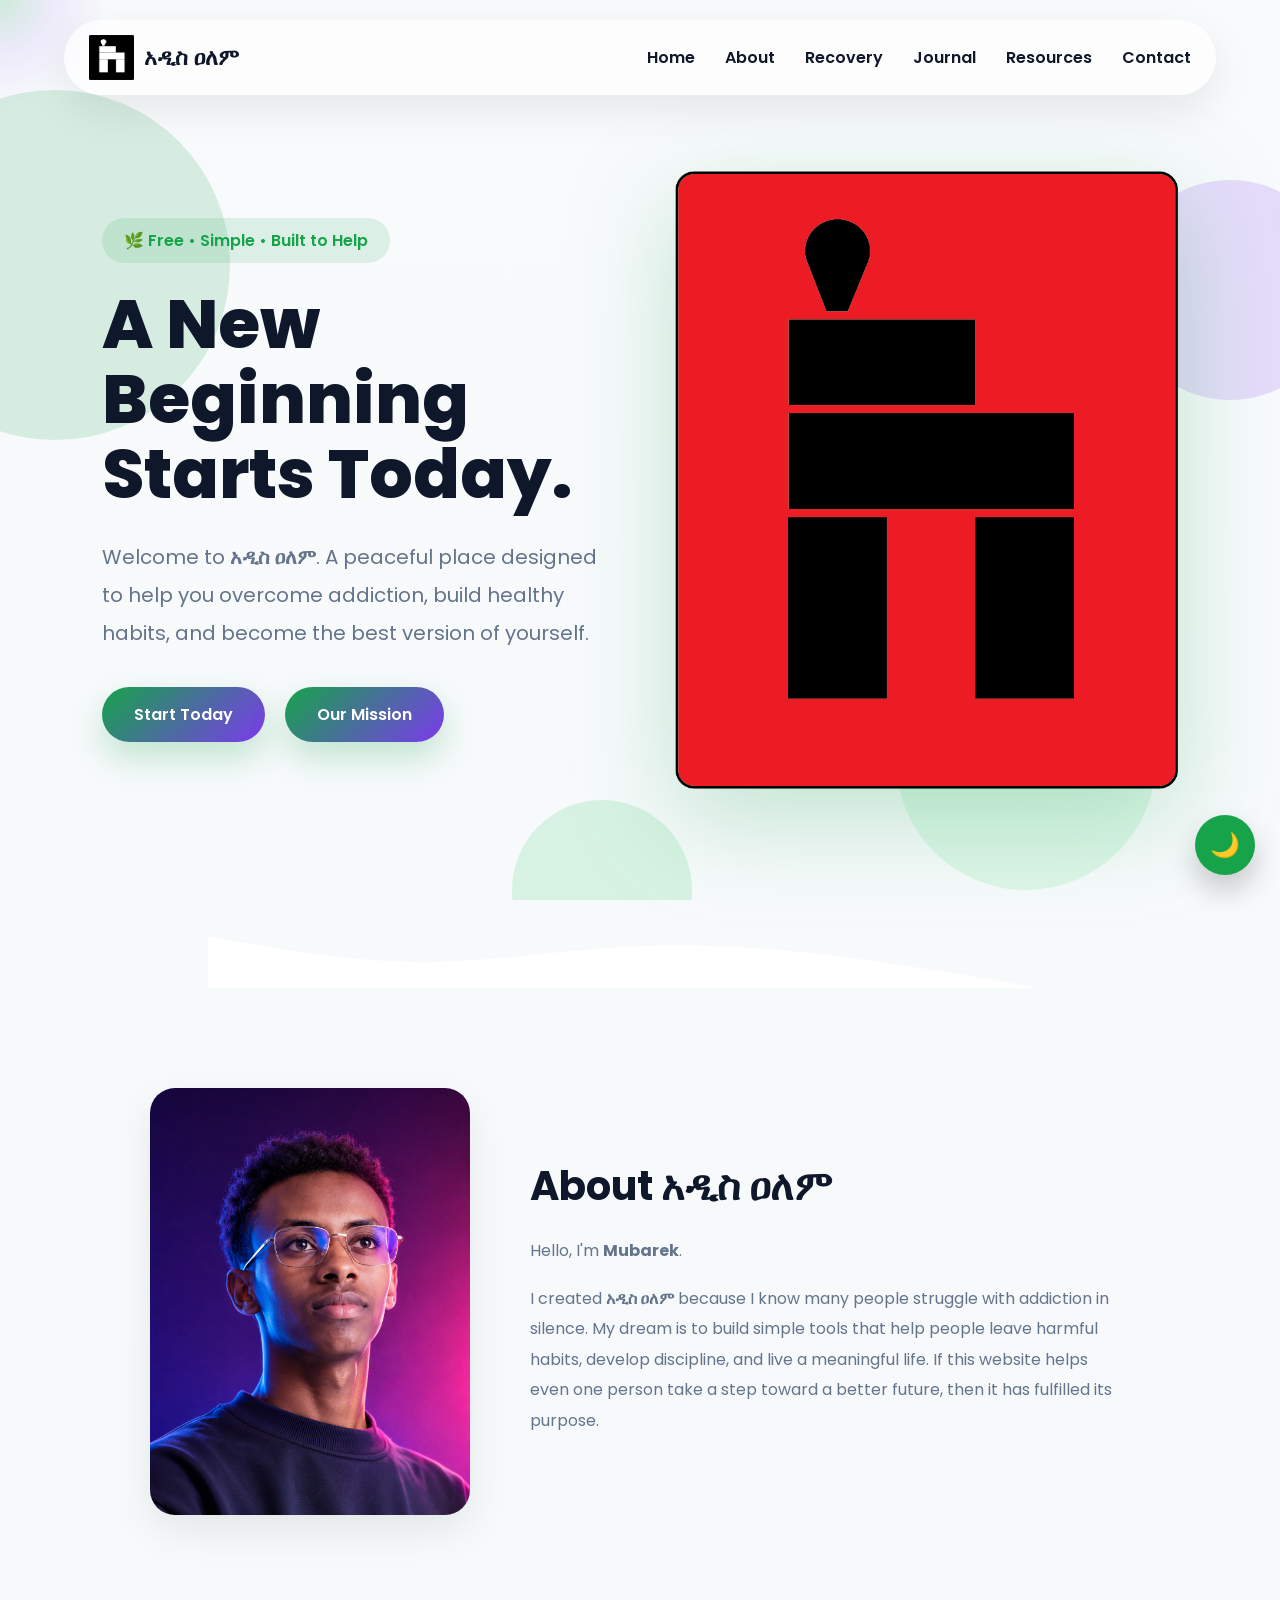
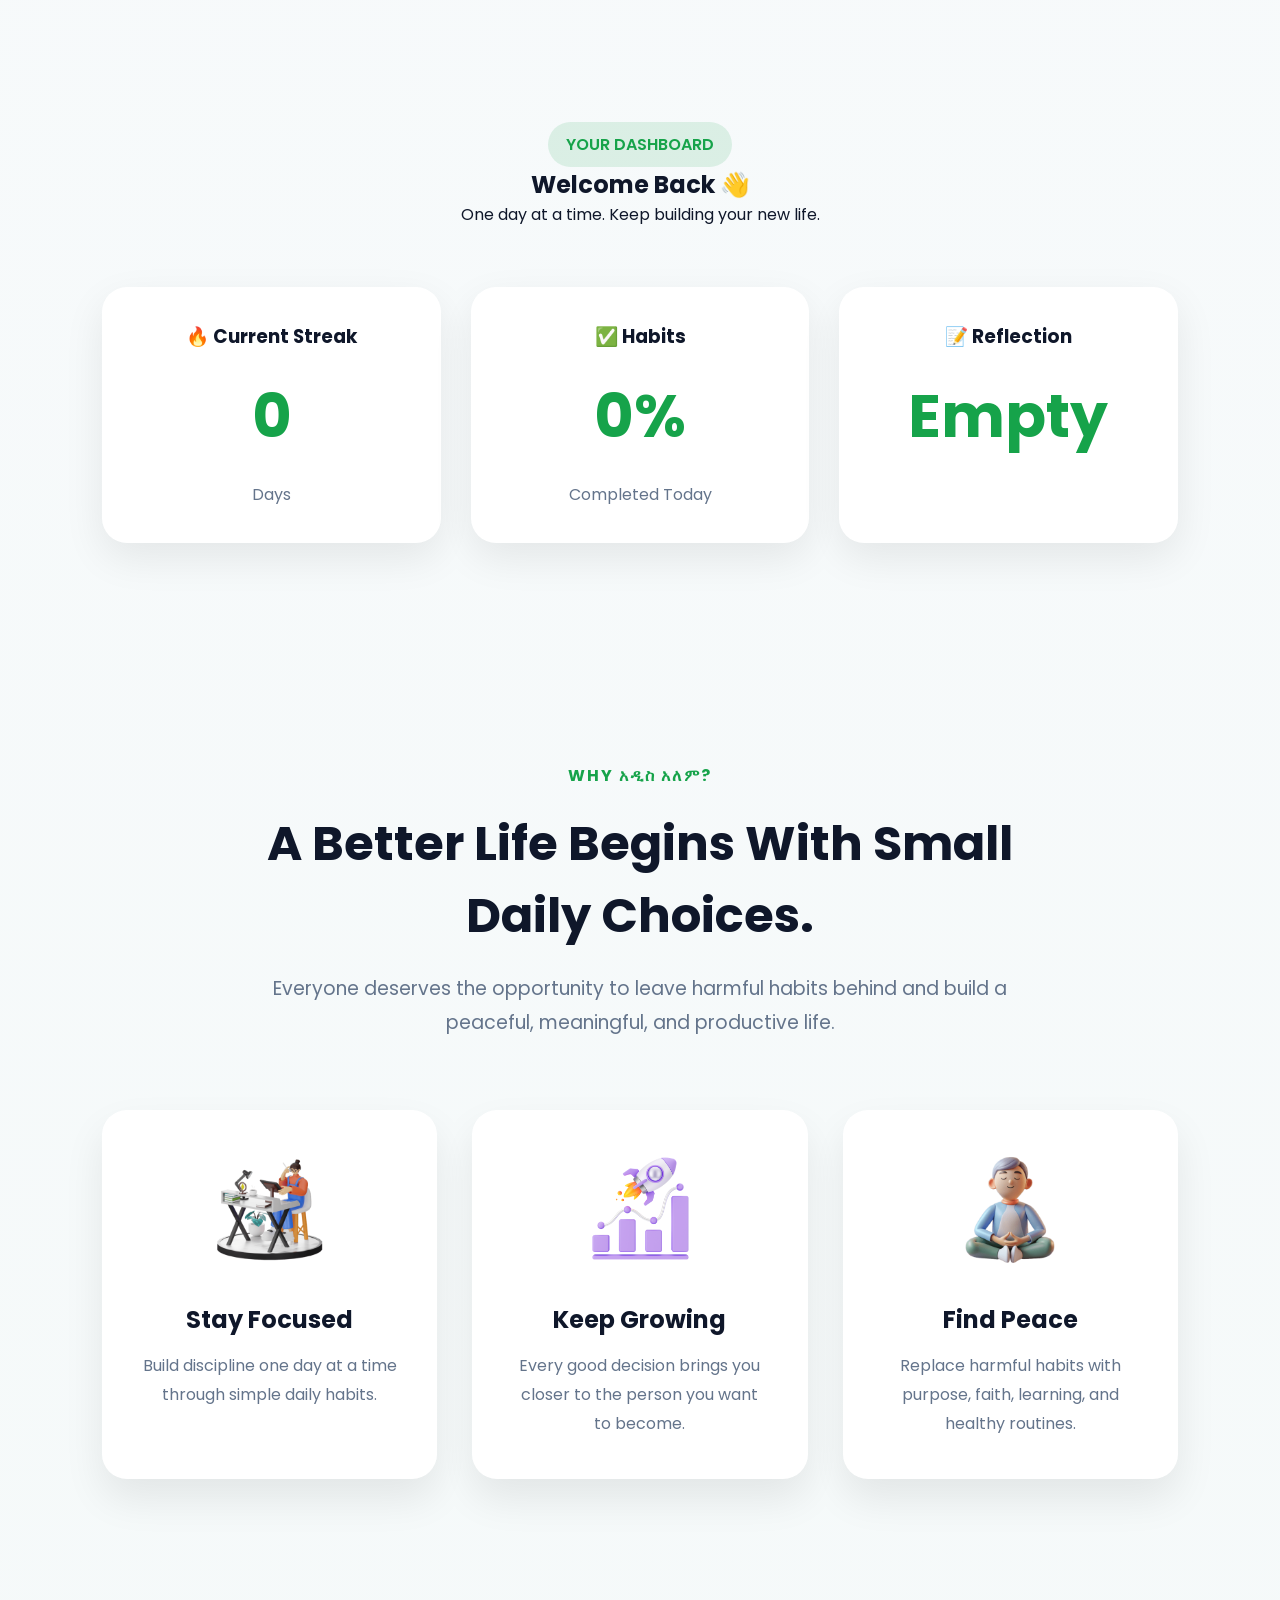
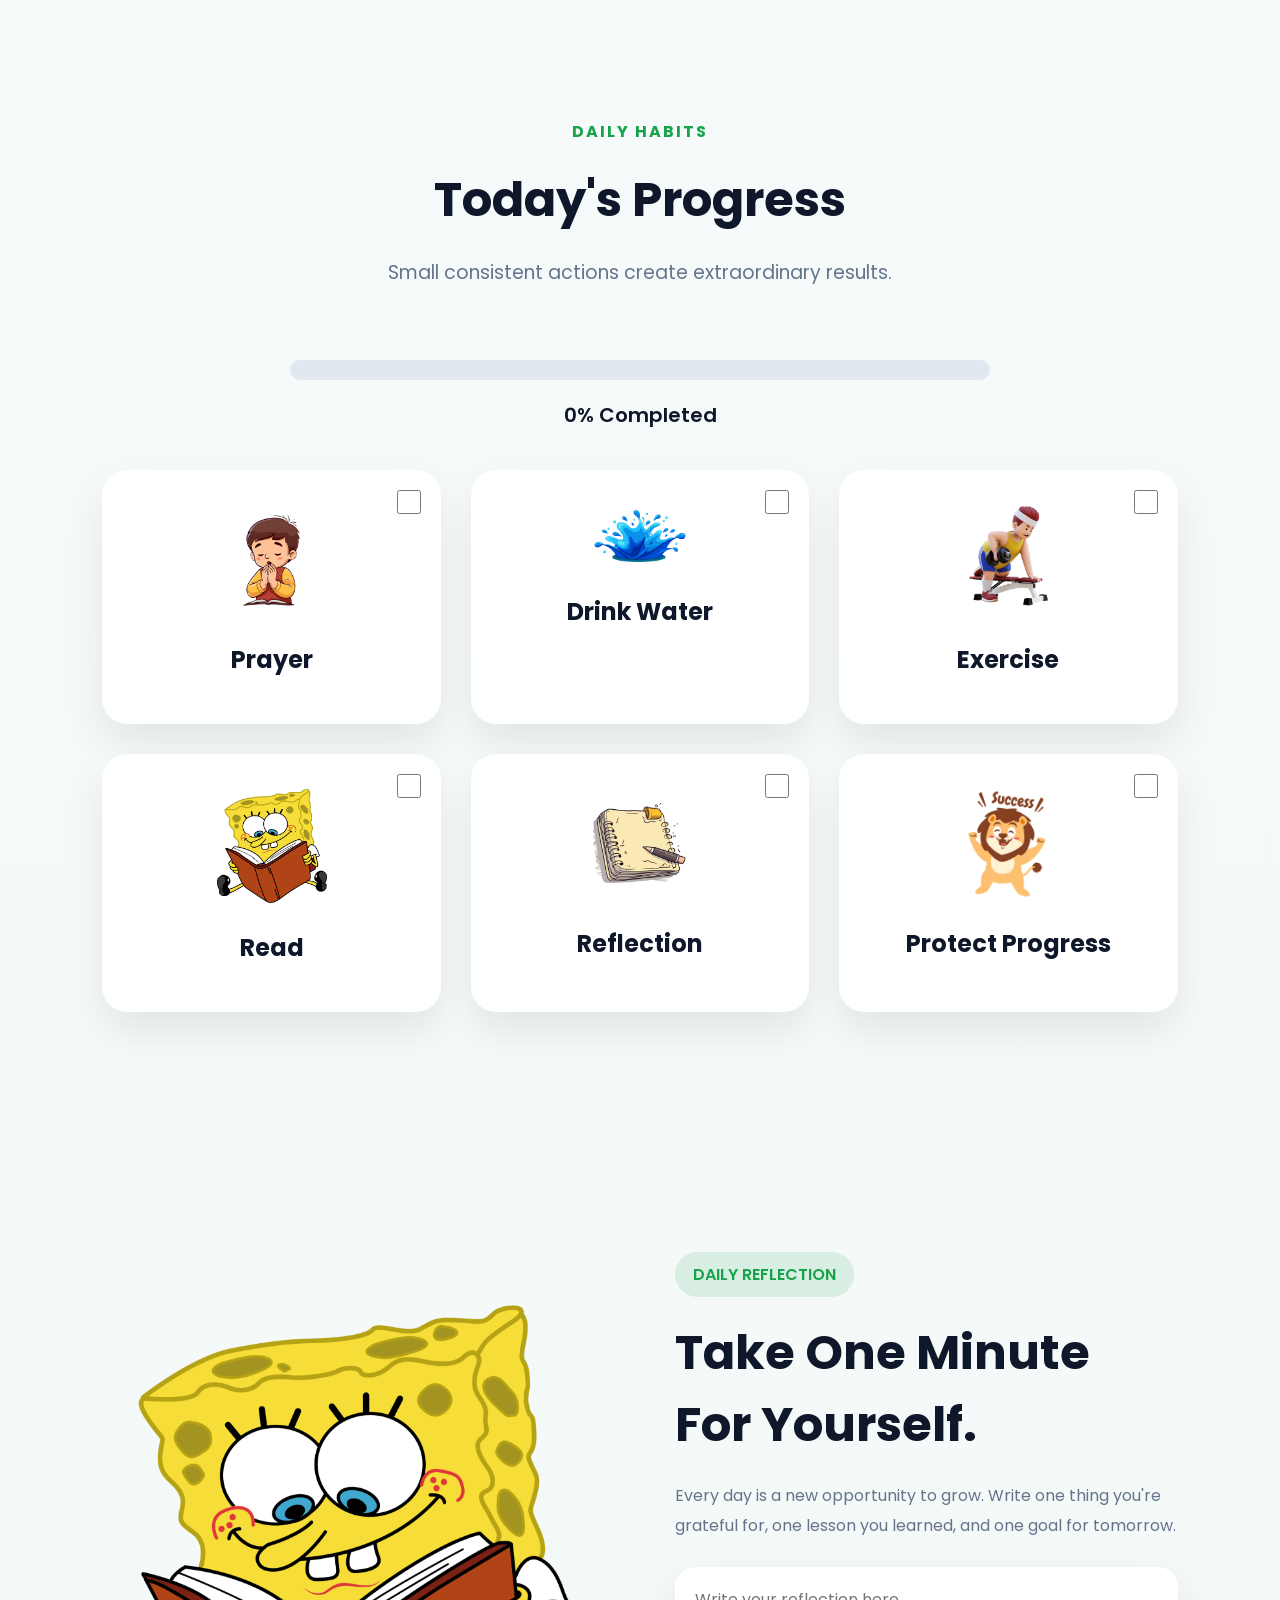
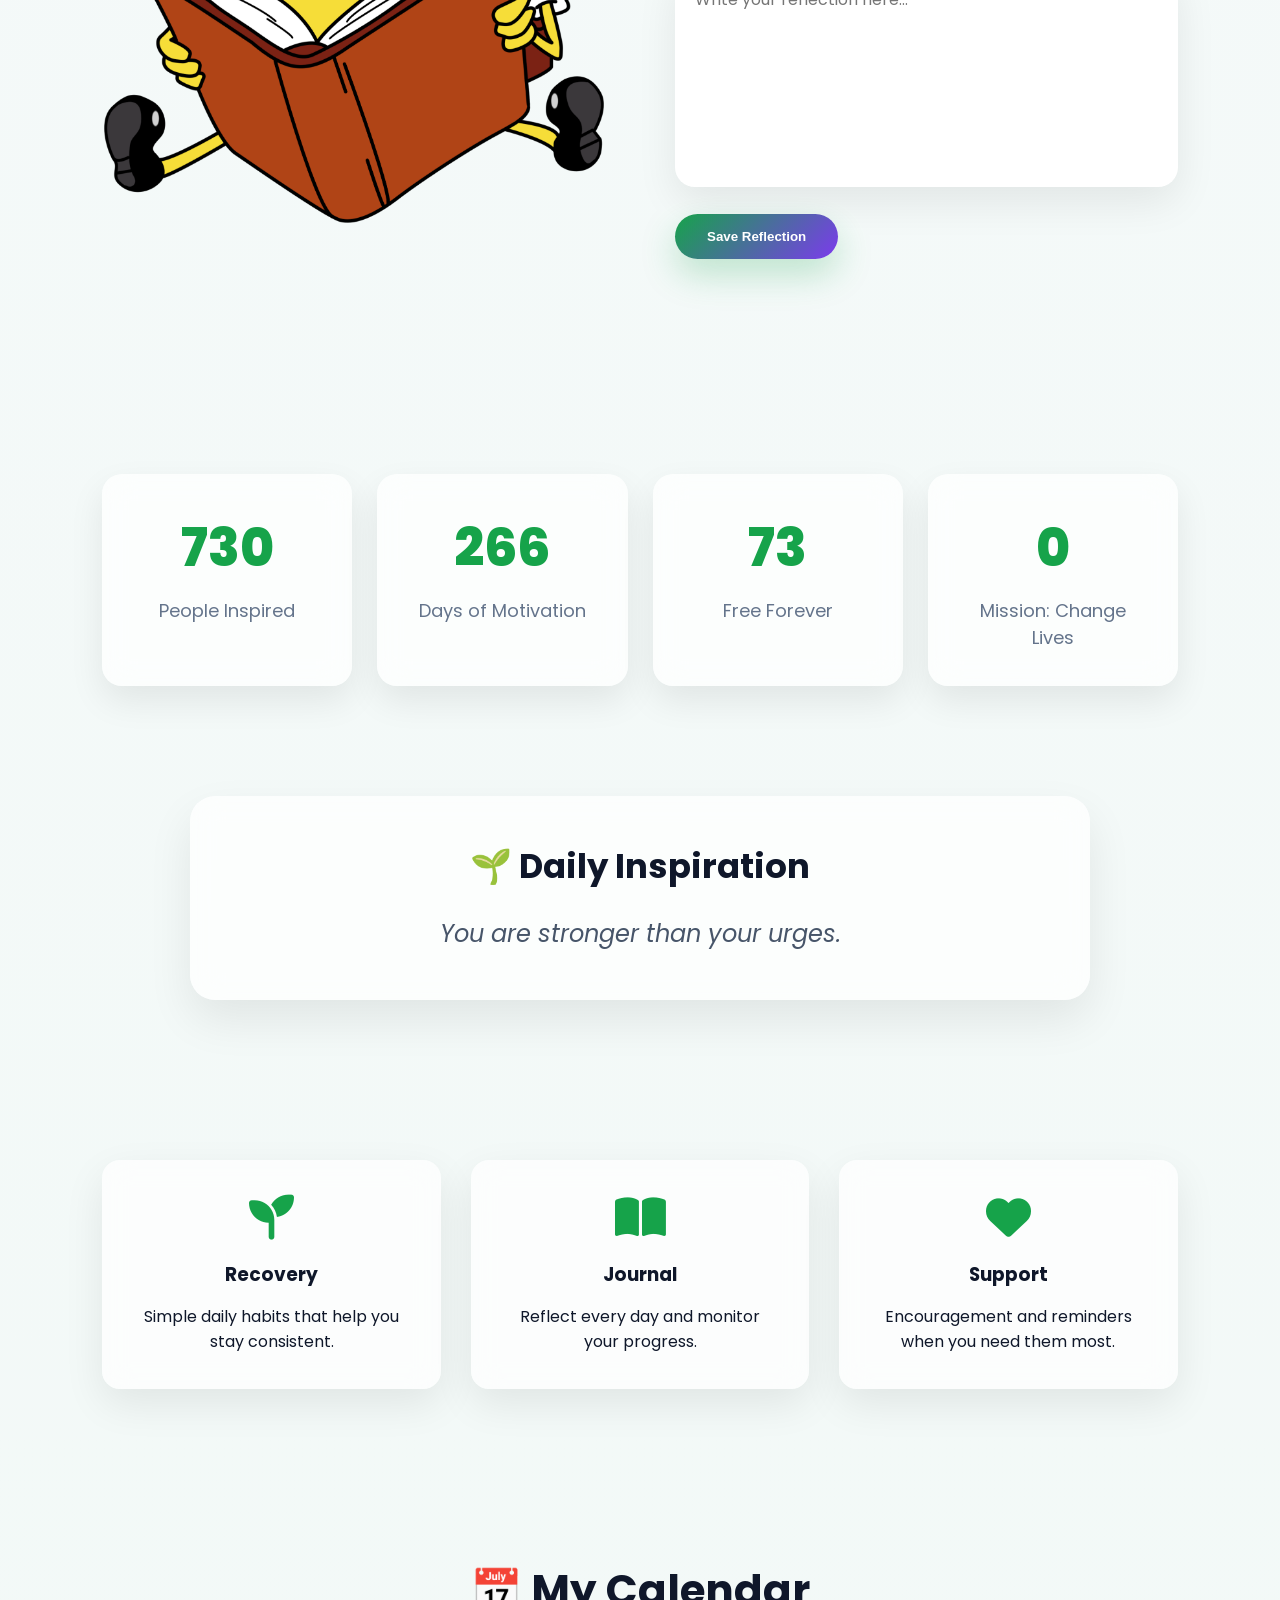
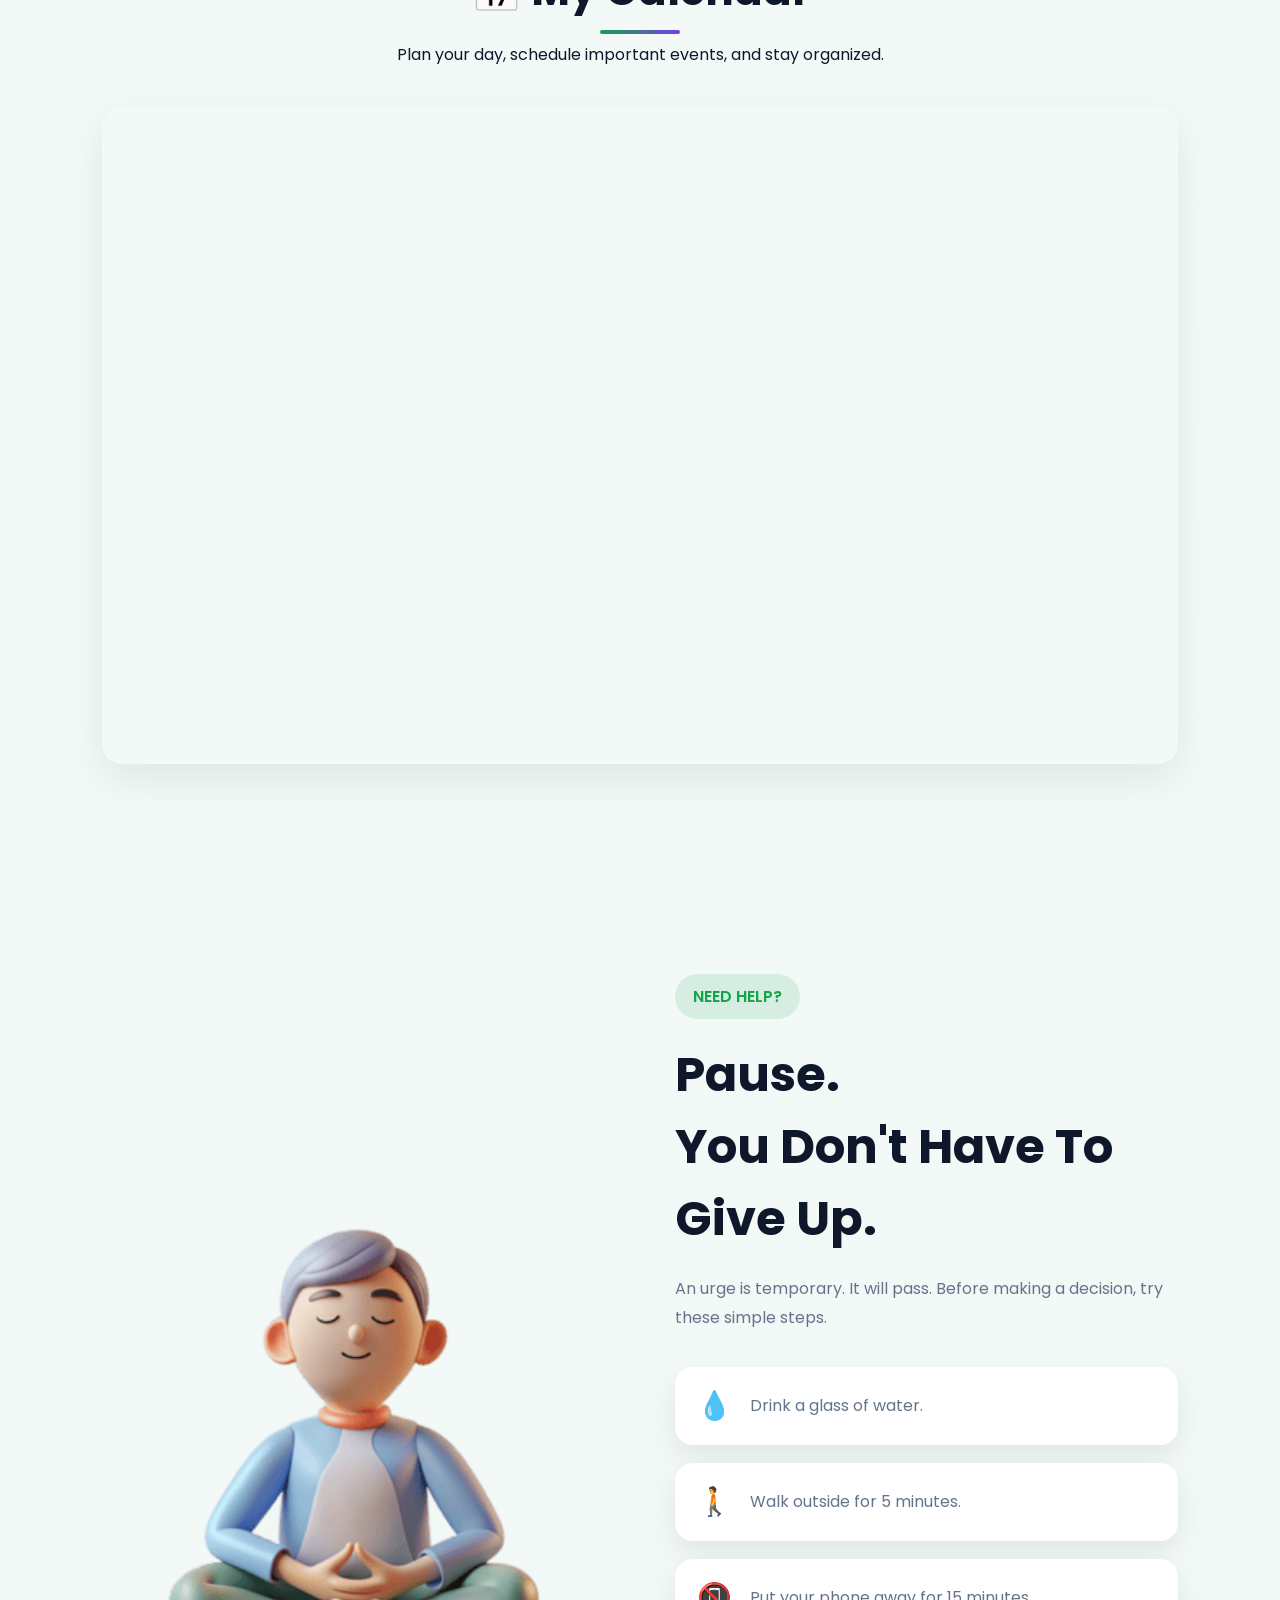
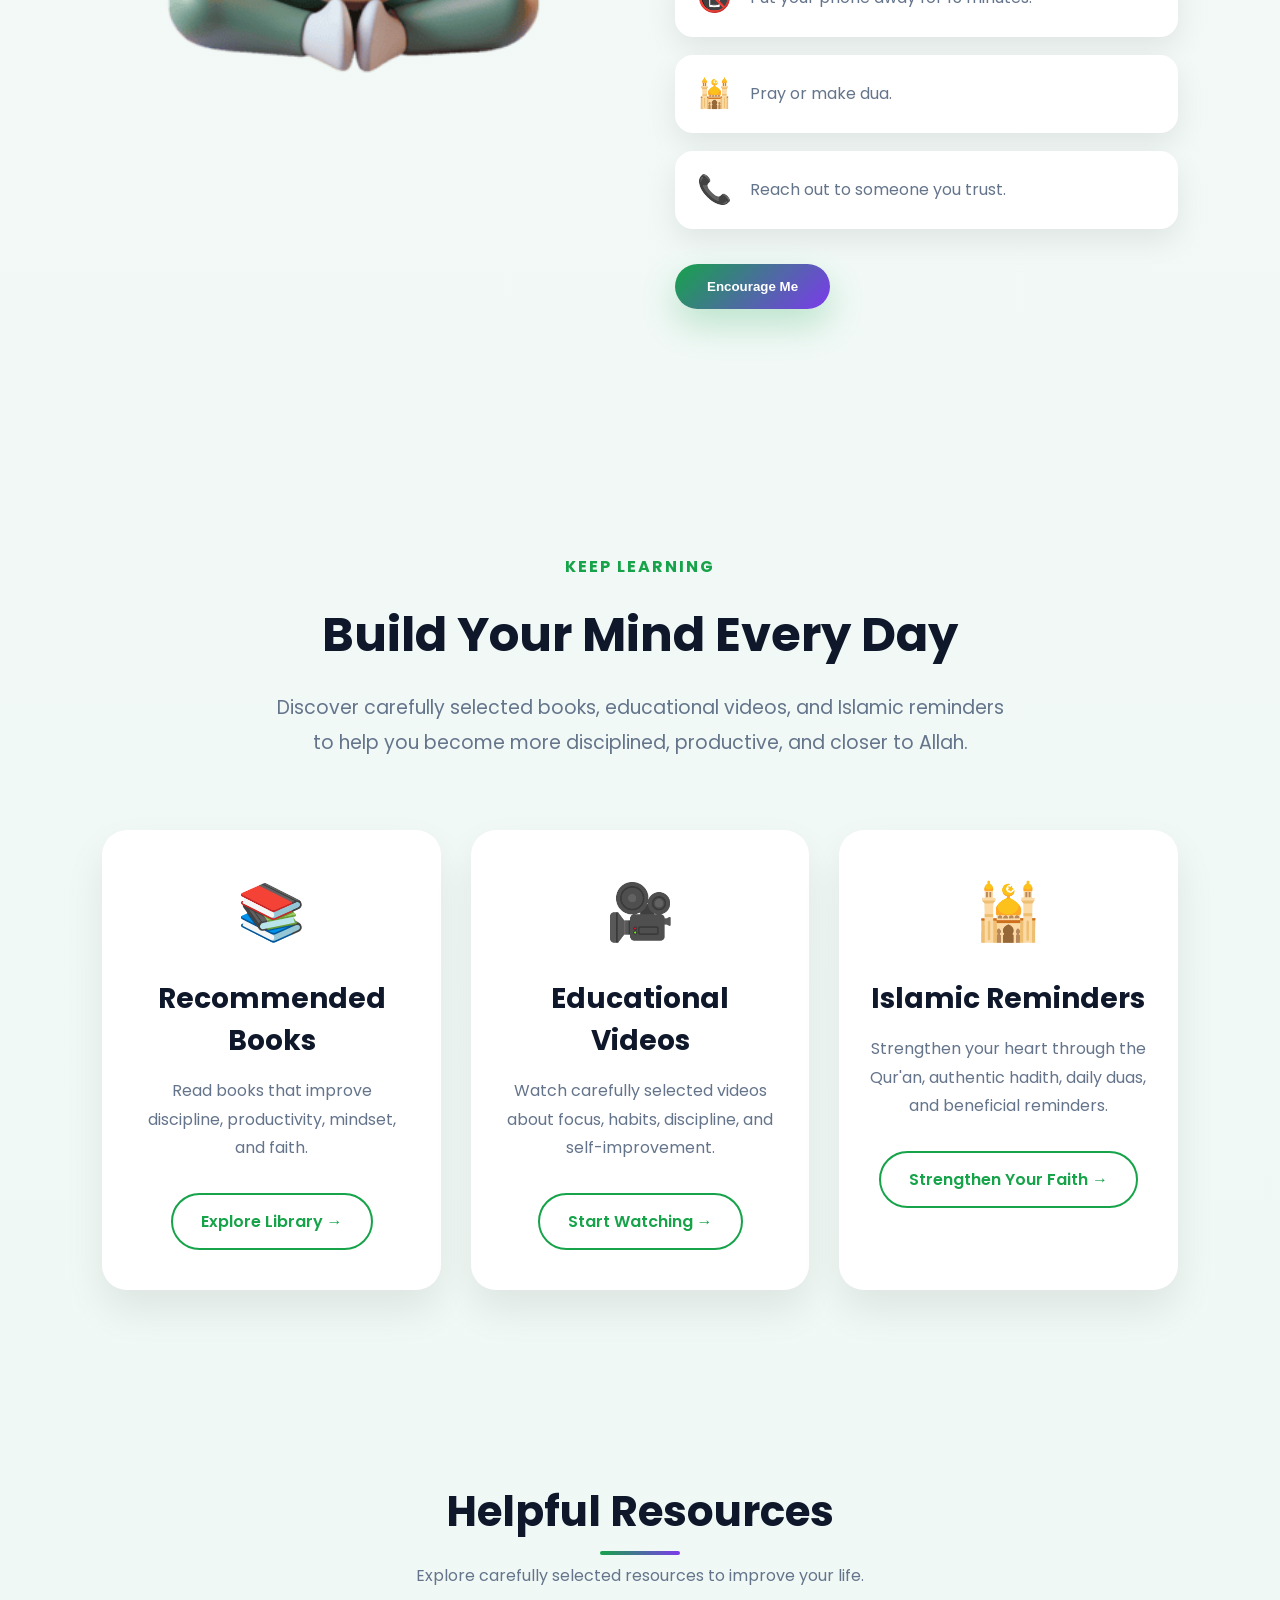
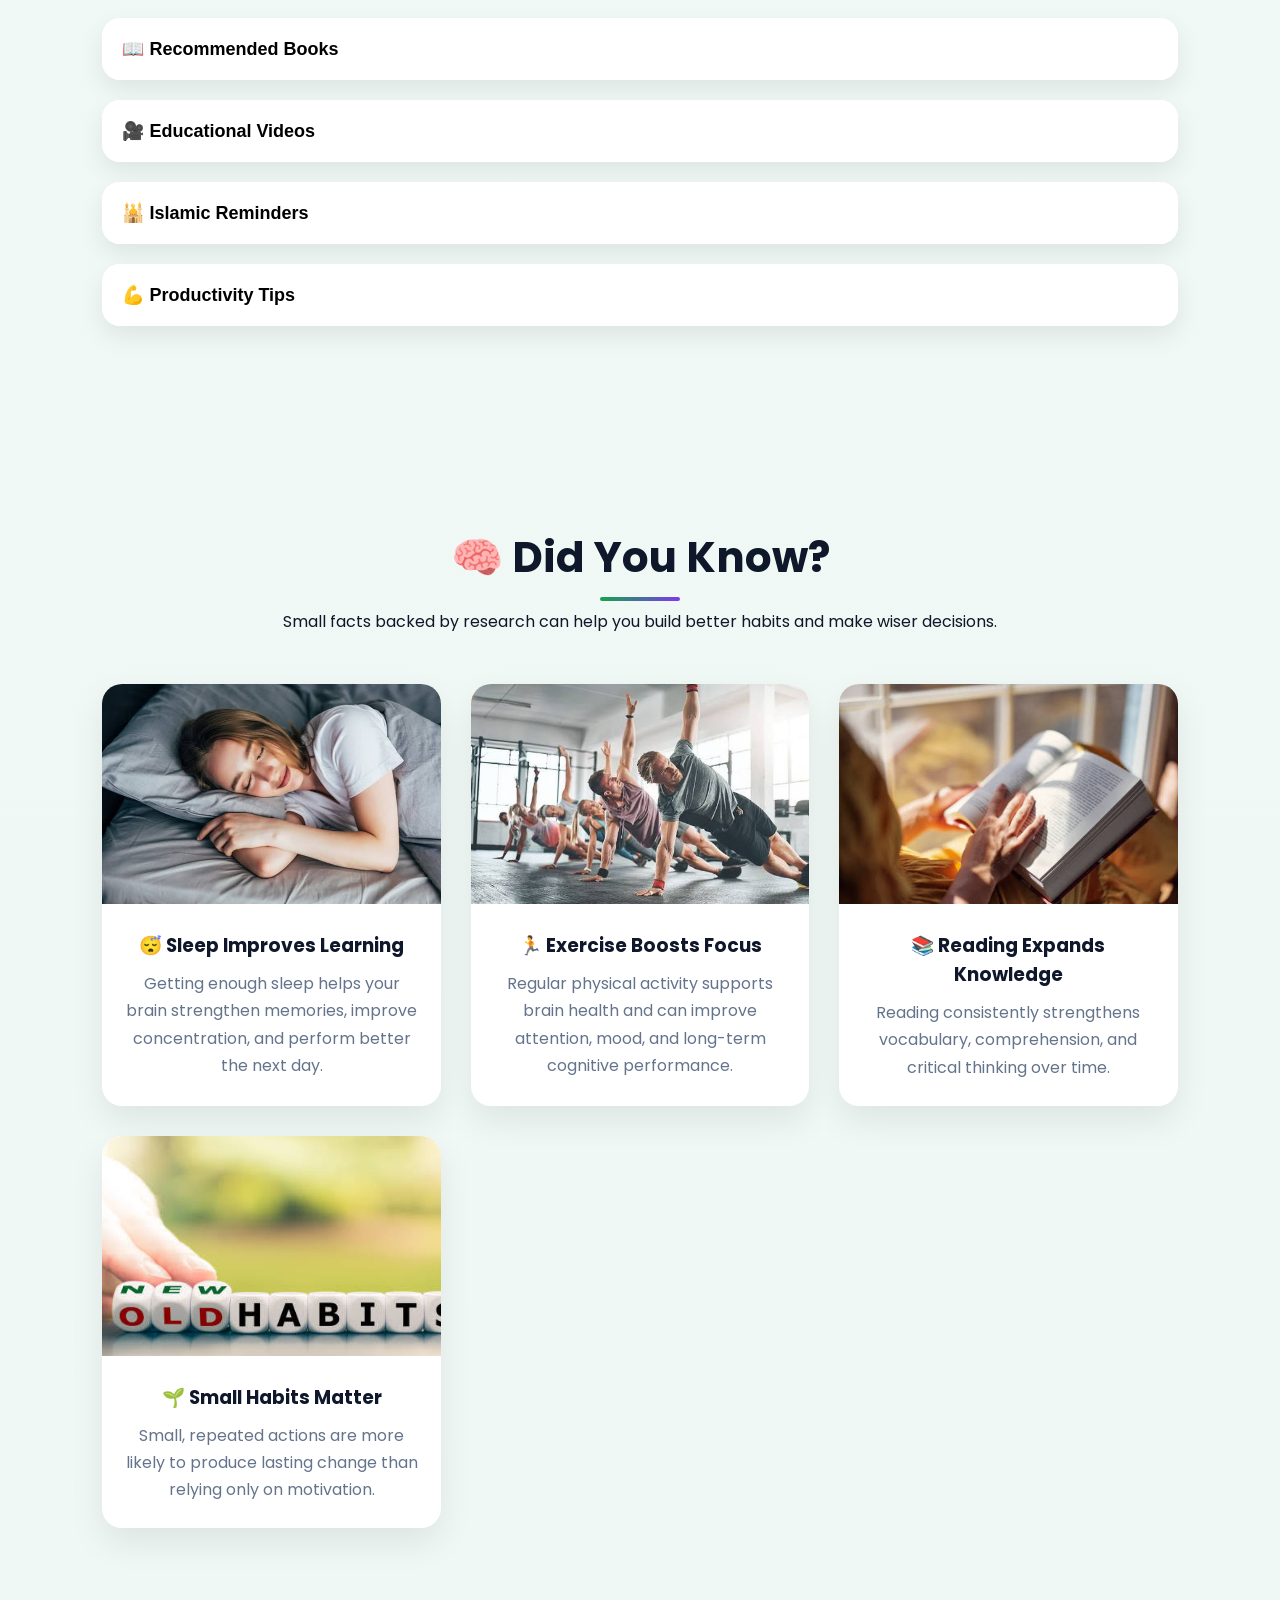
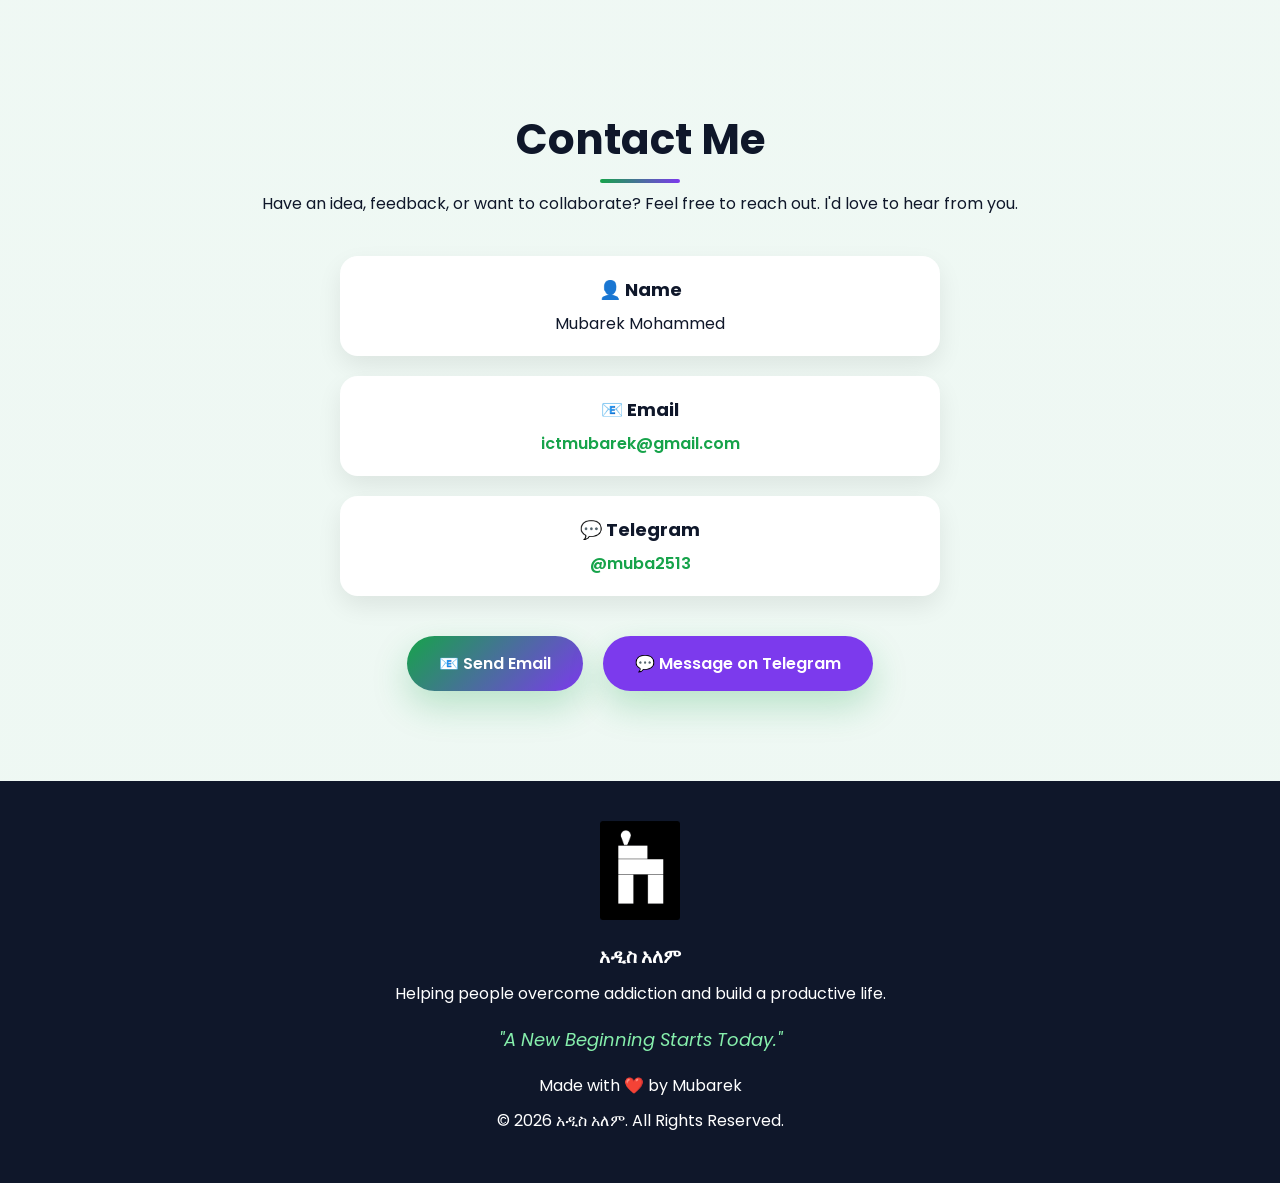
<file: index.html>
<!DOCTYPE html>
<html lang="en">

<head>

    <meta charset="UTF-8">

    <meta name="viewport" content="width=device-width, initial-scale=1.0">

    <title>አዲስ ዐለም | Break Free. Live Productively.</title>

    <meta name="description" content="A free platform helping people overcome addiction and build a productive life.">

    <link rel="icon" href="images/logo.png">

    <link rel="preconnect" href="https://fonts.googleapis.com">

    <link rel="preconnect" href="https://fonts.gstatic.com" crossorigin>

    <link href="https://fonts.googleapis.com/css2?family=Poppins:wght@300;400;500;600;700;800&display=swap" rel="stylesheet">

    <link rel="stylesheet" href="https://cdnjs.cloudflare.com/ajax/libs/font-awesome/6.7.1/css/all.min.css">

    <link rel="stylesheet" href="css/style.css">

</head>
<!-- Background Animation -->
<div id="progress-bar"></div>
<div class="background">

    <span></span>
    <span></span>
    <span></span>
    <span></span>
    <span></span>

</div>
<div class="cursor-glow"></div>
<body>

<!--================ NAVIGATION ================-->

<header>

   <nav class="navbar">

    <div class="logo">

        <img src="images/logo.png" alt="Logo">

        <span>አዲስ ዐለም</span>

    </div>

    <ul class="nav-links">

        <li><a href="#home">Home</a></li>

        <li><a href="#about">About</a></li>
       

        <li><a href="#recovery">Recovery</a></li>

        <li><a href="#journal">Journal</a></li>

        <li><a href="#resources">Resources</a></li>

        <li><a href="#contact">Contact</a></li>

    </ul>

    <div class="menu-toggle">

        <span></span>
        <span></span>
        <span></span>

    </div>

</nav>

</header>

<!--================ HERO ================-->

<section class="hero" id="home">

    <div class="hero-content">

        <div class="hero-text">

            <span class="hero-badge">
                🌿 Free • Simple • Built to Help
            </span>

            <h1>
                A New Beginning
                <br>
                Starts Today.
            </h1>

            <p>

                Welcome to <strong>አዲስ ዐለም</strong>.

                A peaceful place designed to help you overcome addiction,
                build healthy habits, and become the best version of yourself.

            </p>

            <div class="hero-buttons">

                <a href="#recovery" class="btn">

                    Start Today

                </a>

                <a href="#about" class="btn secondary">

                    Our Mission

                </a>
                

            </div>

        </div>

        <div class="hero-image">

            <img src="images/hero.png" alt="Recovery Illustration">

        </div>

    </div>

</section>
<div class="wave-divider">

<svg viewBox="0 0 1440 150" xmlns="http://www.w3.org/2000/svg">

<path fill="#ffffff"

d="M0,64L60,74.7C120,85,240,107,360,106.7C480,107,600,85,720,80C840,75,960,85,1080,101.3C1200,117,1320,139,1380,149.3L1440,160L1440,160L1380,160C1320,160,1200,160,1080,160C960,160,840,160,720,160C600,160,480,160,360,160C240,160,120,160,60,160L0,160Z">

</path>

</svg>

</div>
<!--================ ABOUT ================-->

<section id="about" class="about">

    <div class="about-image">

        <img src="images/mubarek.png" alt="Mubarek">

    </div>

    <div class="about-content">

        

        <h2>About አዲስ ዐለም</h2>

<p>

Hello, I'm <strong>Mubarek</strong>.

</p>

<p>

I created <strong>አዲስ ዐለም</strong> because I know many people struggle with addiction in silence.

My dream is to build simple tools that help people leave harmful habits, develop discipline, and live a meaningful life.

If this website helps even one person take a step toward a better future, then it has fulfilled its purpose.

</p>
    </div>

</section>

<!--================ DASHBOARD ================-->

<section class="dashboard" id="dashboard">

    <div class="dashboard-header">

        <span class="section-badge">

            YOUR DASHBOARD

        </span>

        <h2>

            Welcome Back 👋

        </h2>

        <p>

            One day at a time.
            Keep building your new life.

        </p>

    </div>

    <div class="dashboard-grid">

        <div class="dashboard-card">

            <h3>🔥 Current Streak</h3>

            <h1 id="streakCount">0</h1>

            <p>Days</p>

        </div>

        <div class="dashboard-card">

            <h3>✅ Habits</h3>

            <h1 id="habitPercent">0%</h1>

            <p>Completed Today</p>

        </div>

        <div class="dashboard-card">

            <h3>📝 Reflection</h3>

            <h1 id="reflectionStatus">

                Empty

            </h1>

        </div>

       

    </div>

</section>
<!--================ WHY ADIS ALEM ================-->

<section class="mission" id="mission">

    <div class="section-title">

        <span>WHY አዲስ አለም?</span>

        <h2>
            A Better Life Begins With
            Small Daily Choices.
        </h2>

        <p>

            Everyone deserves the opportunity to leave harmful habits behind
            and build a peaceful, meaningful, and productive life.

        </p>

    </div>

    <div class="mission-grid">

        <div class="mission-card">

            <img src="images/focus.png" alt="Focus">

            <h3>Stay Focused</h3>

            <p>

                Build discipline one day at a time through simple daily habits.

            </p>

        </div>

        <div class="mission-card">

            <img src="images/growth.png" alt="Growth">

            <h3>Keep Growing</h3>

            <p>

                Every good decision brings you closer to the person you want to become.

            </p>

        </div>

        <div class="mission-card">

            <img src="images/peace.png" alt="Peace">

            <h3>Find Peace</h3>

            <p>

                Replace harmful habits with purpose, faith, learning, and healthy routines.

            </p>

        </div>

    </div>

</section>
<!--================ DAILY HABITS ================-->

<section class="wins" id="recovery">

    <div class="section-title">

        <span>DAILY HABITS</span>

        <h2>Today's Progress</h2>

        <p>

            Small consistent actions create extraordinary results.

        </p>

    </div>

    <div class="progress-container">

        <div class="progress-bar">

            <div id="progressFill"></div>

        </div>

        <p id="progressText">

            0% Completed

        </p>

    </div>

    <div class="wins-grid">

        <div class="win-card">
            <input class="habit" type="checkbox">
            <img src="images/pray.png">
            <h3>Prayer</h3>
        </div>

        <div class="win-card">
            <input class="habit" type="checkbox">
            <img src="images/water.png">
            <h3>Drink Water</h3>
        </div>

        <div class="win-card">
            <input class="habit" type="checkbox">
            <img src="images/exercise.png">
            <h3>Exercise</h3>
        </div>

        <div class="win-card">
            <input class="habit" type="checkbox">
            <img src="images/read.png">
            <h3>Read</h3>
        </div>

        <div class="win-card">
            <input class="habit" type="checkbox">
            <img src="images/journal.png">
            <h3>Reflection</h3>
        </div>

        <div class="win-card">
            <input class="habit" type="checkbox">
            <img src="images/success.png">
            <h3>Protect Progress</h3>
        </div>

    </div>

</section>
<!--================ DAILY REFLECTION ================-->

<section class="reflection" id="journal">

    <div class="reflection-left">

        <img src="images/reflection.png" alt="Reflection">

    </div>

    <div class="reflection-right">

        <span class="section-badge">
            DAILY REFLECTION
        </span>

        <h2>

            Take One Minute
            <br>
            For Yourself.

        </h2>

        <p>

            Every day is a new opportunity to grow.
            Write one thing you're grateful for,
            one lesson you learned,
            and one goal for tomorrow.

        </p>

        <textarea
        id="journalText"
        placeholder="Write your reflection here..."></textarea>

        <button class="btn" id="saveReflection">

            Save Reflection

        </button>

        <p id="journalStatus"></p>

    </div>

</section>
<!--================ STATISTICS ================-->

<section class="stats">

    <div class="stat-box">

        <h2 class="counter" data-target="1000">0</h2>

        <p>People Inspired</p>

    </div>

    <div class="stat-box">

        <h2 class="counter" data-target="365">0</h2>

        <p>Days of Motivation</p>

    </div>

    <div class="stat-box">

        <h2 class="counter" data-target="100">0</h2>

        <p>Free Forever</p>

    </div>

    <div class="stat-box">

        <h2 class="counter" data-target="1">0</h2>

        <p>Mission: Change Lives</p>

    </div>

</section>
<!--================ FEATURES ================-->
<!--================ INSPIRATION ================-->

<section class="quote-section">

    <div class="quote-box">

        <h2>🌱 Daily Inspiration</h2>

        <p id="daily-quote">

            Every small step today creates a stronger tomorrow.

        </p>

    </div>

</section>

<section class="features">

    <div class="card">

        <i class="fa-solid fa-seedling"></i>

        <h3>Recovery</h3>

        <p>

            Simple daily habits that help you stay consistent.

        </p>

    </div>

    <div class="card">

        <i class="fa-solid fa-book-open"></i>

        <h3>Journal</h3>

        <p>

            Reflect every day and monitor your progress.

        </p>

    </div>

    <div class="card">

        <i class="fa-solid fa-heart"></i>

        <h3>Support</h3>

        <p>

            Encouragement and reminders when you need them most.

        </p>

    </div>

</section>



<!--================ CALENDAR ================-->

<section id="calendar" class="simple-section">

    <h2>📅 My Calendar</h2>

    <p>
        Plan your day, schedule important events, and stay organized.
    </p>

    <div class="calendar-container">

        <iframe
            src="https://calendar.google.com/calendar/embed?src=en.ethiopian%23holiday%40group.v.calendar.google.com&ctz=Africa%2FAddis_Ababa"
            style="border:0"
            width="100%"
            height="600"
            frameborder="0"
            scrolling="no">
        </iframe>

    </div>

</section>

<!--================ NEED HELP ================-->

<section class="help-section" id="emergency">

    <div class="help-image">

        <img src="images/help.png" alt="Need Help">

    </div>

    <div class="help-content">

        <span class="section-badge">
            NEED HELP?
        </span>

        <h2>
            Pause.
            <br>
            You Don't Have To Give Up.
        </h2>

        <p>

            An urge is temporary. It will pass.
            Before making a decision, try these simple steps.

        </p>

        <div class="help-steps">

            <div class="help-item">
                <span>💧</span>
                <p>Drink a glass of water.</p>
            </div>

            <div class="help-item">
                <span>🚶</span>
                <p>Walk outside for 5 minutes.</p>
            </div>

            <div class="help-item">
                <span>📵</span>
                <p>Put your phone away for 15 minutes.</p>
            </div>

            <div class="help-item">
                <span>🕌</span>
                <p>Pray or make dua.</p>
            </div>

            <div class="help-item">
                <span>📞</span>
                <p>Reach out to someone you trust.</p>
            </div>

        </div>

        <button class="btn" id="motivateBtn">

            Encourage Me

        </button>

        <p id="motivationText"></p>

    </div>

</section>

<!-- ================= RESOURCES ================= -->

<section class="resources">

    <div class="section-title">

        <span>KEEP LEARNING</span>

        <h2>Build Your Mind Every Day</h2>

        <p>
            Discover carefully selected books, educational videos, and Islamic reminders to help you become more disciplined, productive, and closer to Allah.
        </p>

    </div>

    <div class="resource-grid">

        <!-- Books -->

        <div class="resource-card">

            <div class="resource-icon">
                📚
            </div>

            <h3>Recommended Books</h3>

            <p>
                Read books that improve discipline, productivity, mindset, and faith.
            </p>

            <a href="books.html" class="resource-btn">

                Explore Library →

            </a>

        </div>

        <!-- Videos -->

        <div class="resource-card">

            <div class="resource-icon">
                🎥
            </div>

            <h3>Educational Videos</h3>

            <p>
                Watch carefully selected videos about focus, habits, discipline, and self-improvement.
            </p>

            <a href="videos.html" class="resource-btn">

                Start Watching →

            </a>

        </div>

        <!-- Islam -->

        <div class="resource-card">

            <div class="resource-icon">
                🕌
            </div>

            <h3>Islamic Reminders</h3>

            <p>
                Strengthen your heart through the Qur'an, authentic hadith, daily duas, and beneficial reminders.
            </p>

            <a href="islam.html" class="resource-btn">

                Strengthen Your Faith →

            </a>

        </div>

    </div>

</section>
<!--================ RESOURCES ================-->

<section id="resources" class="simple-section">

    <h2>Helpful Resources</h2>

    <p class="resource-subtitle">
        Explore carefully selected resources to improve your life.
    </p>

    <div class="resource-item">

        <button class="resource-toggle">
            📖 Recommended Books
        </button>

        <div class="resource-content">

            <a href="https://jamesclear.com/atomic-habits" target="_blank">Atomic Habits</a>

            <a href="https://www.calnewport.com/books/deep-work/" target="_blank">Deep Work</a>

            <a href="https://www.thecompoundeffect.com/" target="_blank">The Compound Effect</a>

            <a href="https://www.harrishouse.org/books/the-psychology-of-money" target="_blank">The Psychology of Money</a>

        </div>

    </div>

    <div class="resource-item">

        <button class="resource-toggle">
            🎥 Educational Videos
        </button>

        <div class="resource-content">

            <a href="https://www.youtube.com/results?search_query=stop+procrastinating" target="_blank">Stop Procrastinating</a>

            <a href="https://www.youtube.com/results?search_query=deep+work" target="_blank">Deep Work</a>

            <a href="https://www.youtube.com/results?search_query=dopamine+detox" target="_blank">Dopamine Detox</a>

            <a href="https://www.youtube.com/results?search_query=self+discipline" target="_blank">Self Discipline</a>

        </div>

    </div>

    <div class="resource-item">

        <button class="resource-toggle">
            🕌 Islamic Reminders
        </button>

        <div class="resource-content">

            <a href="https://quran.com/" target="_blank">Read the Qur'an</a>

            <a href="https://sunnah.com/" target="_blank">Authentic Hadith</a>

            <a href="https://lifewithallah.com/" target="_blank">Morning & Evening Adhkar</a>

            <a href="https://duas.com/" target="_blank">Daily Duas</a>

        </div>

    </div>

    <div class="resource-item">

        <button class="resource-toggle">
            💪 Productivity Tips
        </button>

        <div class="resource-content">

            <p>✅ Complete your hardest task first.</p>

            <p>✅ Turn off unnecessary notifications.</p>

            <p>✅ Read at least 10 pages every day.</p>

            <p>✅ Review your goals every evening.</p>

        </div>

    </div>

</section>
<!--================ DID YOU KNOW ================-->

<section id="research" class="simple-section">

    <h2>🧠 Did You Know?</h2>

    <p class="section-subtitle">
        Small facts backed by research can help you build better habits and make wiser decisions.
    </p>

    <div class="research-grid">

        <div class="research-card">

            <img src="images/research/sleep.jpg" alt="Sleep">

            <h3>😴 Sleep Improves Learning</h3>

            <p>
                Getting enough sleep helps your brain strengthen memories, improve concentration, and perform better the next day.
            </p>

        </div>

        <div class="research-card">

            <img src="images/research/exercise.jpg" alt="Exercise">

            <h3>🏃 Exercise Boosts Focus</h3>

            <p>
                Regular physical activity supports brain health and can improve attention, mood, and long-term cognitive performance.
            </p>

        </div>

        <div class="research-card">

            <img src="images/research/reading.jpg" alt="Reading">

            <h3>📚 Reading Expands Knowledge</h3>

            <p>
                Reading consistently strengthens vocabulary, comprehension, and critical thinking over time.
            </p>

        </div>

        <div class="research-card">

            <img src="images/research/habits.jpg" alt="Habits">

            <h3>🌱 Small Habits Matter</h3>

            <p>
                Small, repeated actions are more likely to produce lasting change than relying only on motivation.
            </p>

        </div>

    </div>

</section>
    <!--================ CONTACT ================-->

<section id="contact" class="simple-section">

    <h2>Contact Me</h2>

    <p>
        Have an idea, feedback, or want to collaborate? Feel free to reach out. I'd love to hear from you.
    </p>

    <div class="contact-info">

        <div class="contact-item">
            <strong>👤 Name</strong>
            <p>Mubarek Mohammed</p>
        </div>

        <div class="contact-item">
            <strong>📧 Email</strong>
            <p>
                <a href="mailto:ictmubarek@gmail.com">
                    ictmubarek@gmail.com
                </a>
            </p>
        </div>

        <div class="contact-item">
            <strong>💬 Telegram</strong>
            <p>
                <a href="https://t.me/muba2513" target="_blank">
                    @muba2513
                </a>
            </p>
        </div>

    </div>

    <div class="contact-buttons">

        <a href="mailto:ictmubarek@gmail.com" class="btn">
            📧 Send Email
        </a>

        <a href="https://t.me/muba2513" target="_blank" class="btn secondary-btn">
            💬 Message on Telegram
        </a>

    </div>

</section>

<!--================ FOOTER ================-->

<footer>

    <img src="images/logo.png" class="footer-logo" alt="Logo">

    <h3>አዲስ አለም</h3>

    <p>

        Helping people overcome addiction and build a productive life.

    </p>

    <p class="footer-mission">

        "A New Beginning Starts Today."

    </p>

    <p>

        Made with ❤️ by Mubarek

    </p>

    <p>

        © 2026 አዲስ አለም. All Rights Reserved.

    </p>

</footer>
<script src="js/app.js"></script>


<!--================ EMERGENCY MODAL ================-->

<div id="helpModal" class="help-modal">

    <div class="help-box">

        <button id="closeHelp" class="close-help">

            &times;

        </button>

        <h2>

            🌿 Stay Calm

        </h2>

        <p>

            This feeling is temporary.
            You are stronger than this moment.

        </p>

        <h3 id="countdown">

            60

        </h3>

        <p>

            Take slow, deep breaths.

        </p>

        <div class="help-actions">

            <div>

                💧 Drink a glass of water

            </div>

            <div>

                🚶 Walk for 5 minutes

            </div>

            <div>

                🙏 Pray or make dua

            </div>

            <div>

                📖 Read a few verses of the Qur'an

            </div>

            <div>

                📵 Put your phone away

            </div>

        </div>

        <button id="startBreathing" class="btn">

            Start Breathing

        </button>

    </div>

</div>
</body>

</html>
</file>
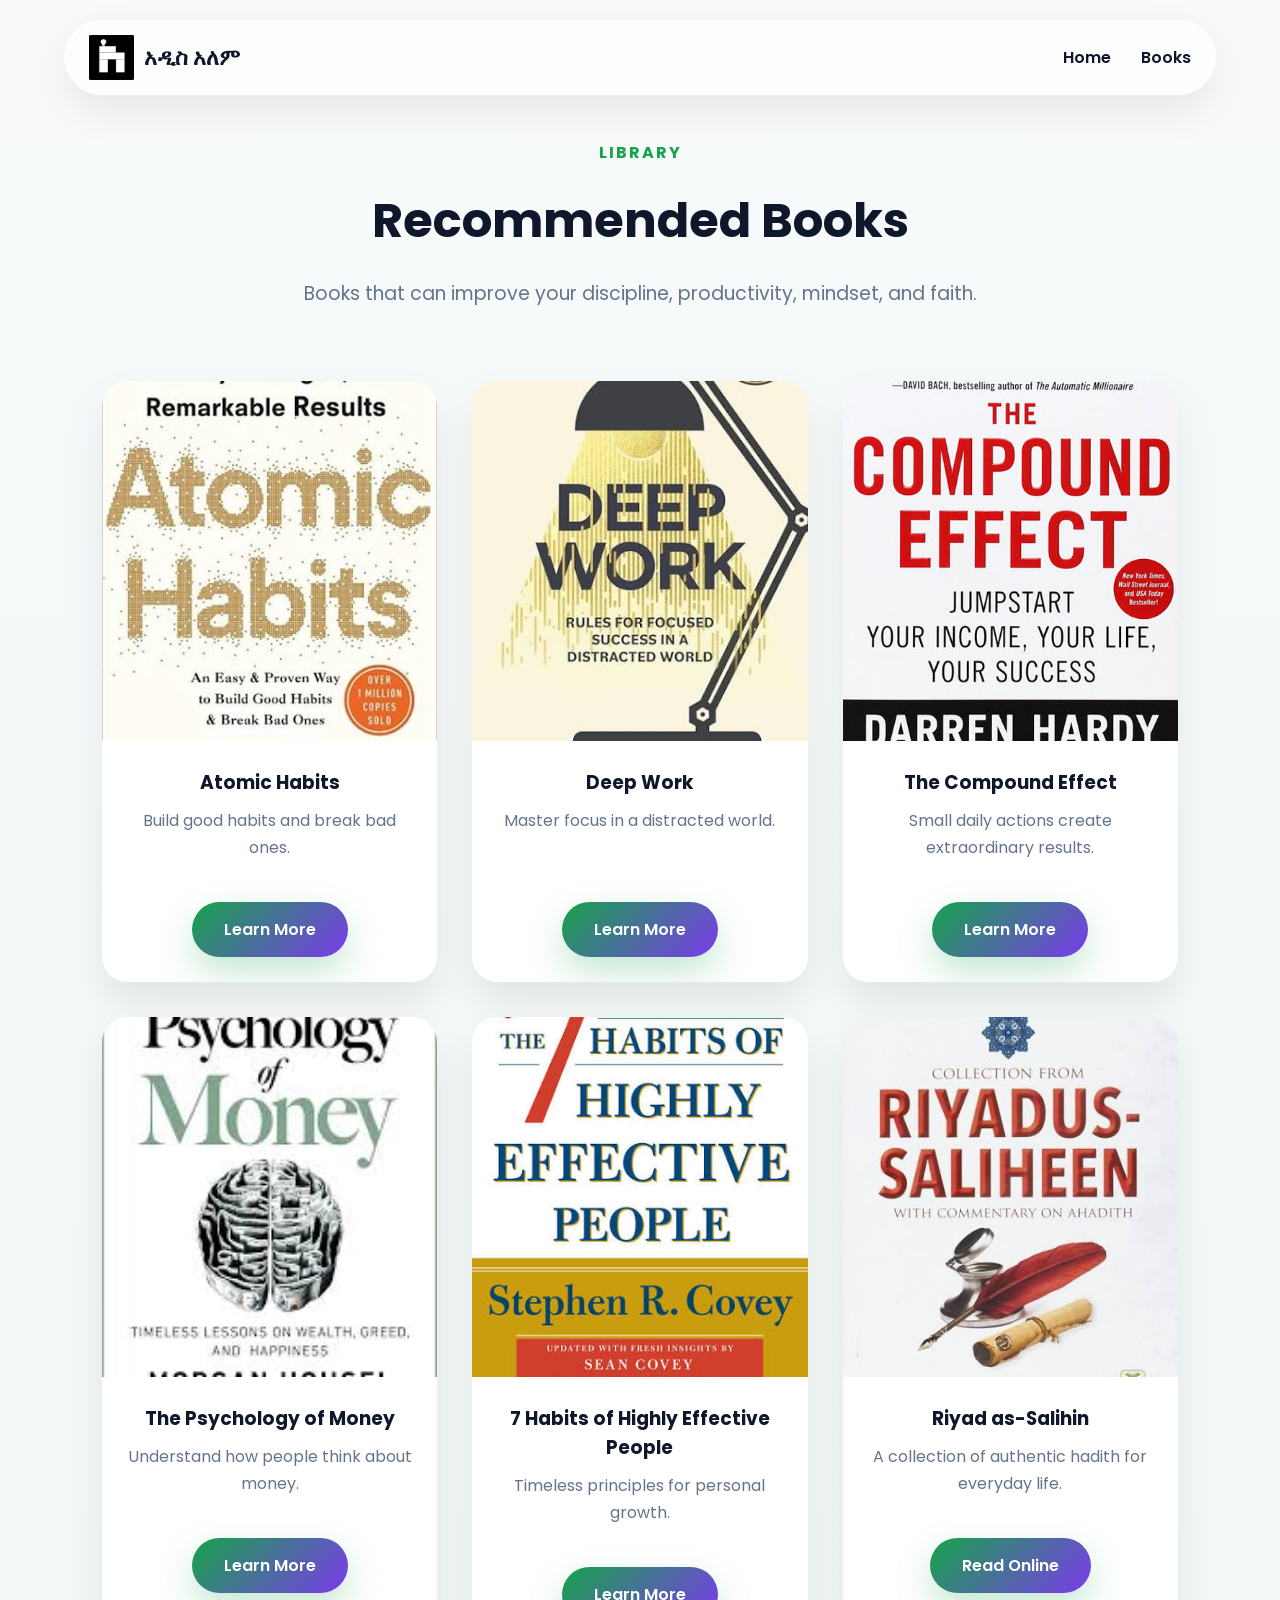
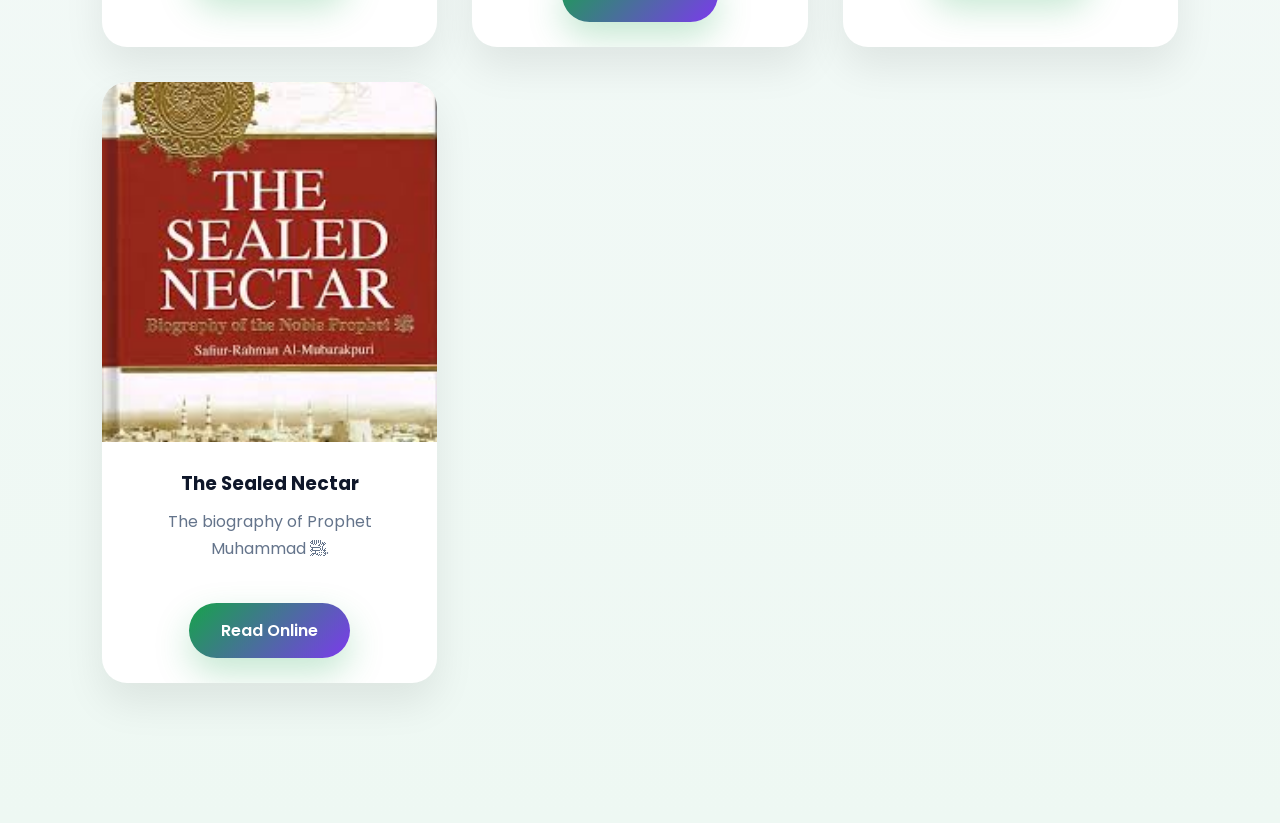
<file: books.html>
<!DOCTYPE html>
<html lang="en">

<head>

<meta charset="UTF-8">
<meta name="viewport" content="width=device-width, initial-scale=1.0">

<title>Recommended Books | አዲስ አለም</title>

<link rel="stylesheet" href="css/style.css">

<link href="https://fonts.googleapis.com/css2?family=Poppins:wght@300;400;500;600;700;800&display=swap" rel="stylesheet">

</head>

<body>

<header>

<nav class="navbar">

<div class="logo">

<img src="images/logo.png">

<span>አዲስ አለም</span>

</div>

<ul class="nav-links">

<li><a href="index.html">Home</a></li>

<li><a href="books.html" class="active">Books</a></li>

</ul>

</nav>

</header>

<section class="books-page">

<div class="section-title">

<span>LIBRARY</span>

<h2>Recommended Books</h2>

<p>

Books that can improve your discipline, productivity, mindset, and faith.

</p>

</div>

<div class="book-grid">

<!-- Book -->

<div class="book-card">

<img src="images/books/atomic-habits.jpg">

<h3>Atomic Habits</h3>

<p>Build good habits and break bad ones.</p>

<a href="https://jamesclear.com/atomic-habits"

target="_blank"

class="btn">

Learn More

</a>

</div>

<div class="book-card">

<img src="images/books/deep-work.jpg">

<h3>Deep Work</h3>

<p>Master focus in a distracted world.</p>

<a href="https://www.calnewport.com/books/deep-work/"

target="_blank"

class="btn">

Learn More

</a>

</div>

<div class="book-card">

<img src="images/books/compound-effect.jpg">

<h3>The Compound Effect</h3>

<p>Small daily actions create extraordinary results.</p>

<a href="https://www.thecompoundeffect.com/"

target="_blank"

class="btn">

Learn More

</a>

</div>

<div class="book-card">

<img src="images/books/psychology-money.jpg">

<h3>The Psychology of Money</h3>

<p>Understand how people think about money.</p>

<a href="https://www.harrishouse.org/books/the-psychology-of-money"

target="_blank"

class="btn">

Learn More

</a>

</div>

<div class="book-card">

<img src="images/books/7-habits.jpg">

<h3>7 Habits of Highly Effective People</h3>

<p>Timeless principles for personal growth.</p>

<a href="https://www.franklincovey.com/the-7-habits/"

target="_blank"

class="btn">

Learn More

</a>

</div>

<div class="book-card">

<img src="images/books/riyad.jpg">

<h3>Riyad as-Salihin</h3>

<p>A collection of authentic hadith for everyday life.</p>

<a href="https://sunnah.com/riyadussalihin"

target="_blank"

class="btn">

Read Online

</a>

</div>

<div class="book-card">

<img src="images/books/sealed-nectar.jpg">

<h3>The Sealed Nectar</h3>

<p>The biography of Prophet Muhammad ﷺ.</p>

<a href="https://www.kalamullah.com/sealed-nectar.html"

target="_blank"

class="btn">

Read Online

</a>

</div>

</div>

</section>

</body>

</html>
</file>
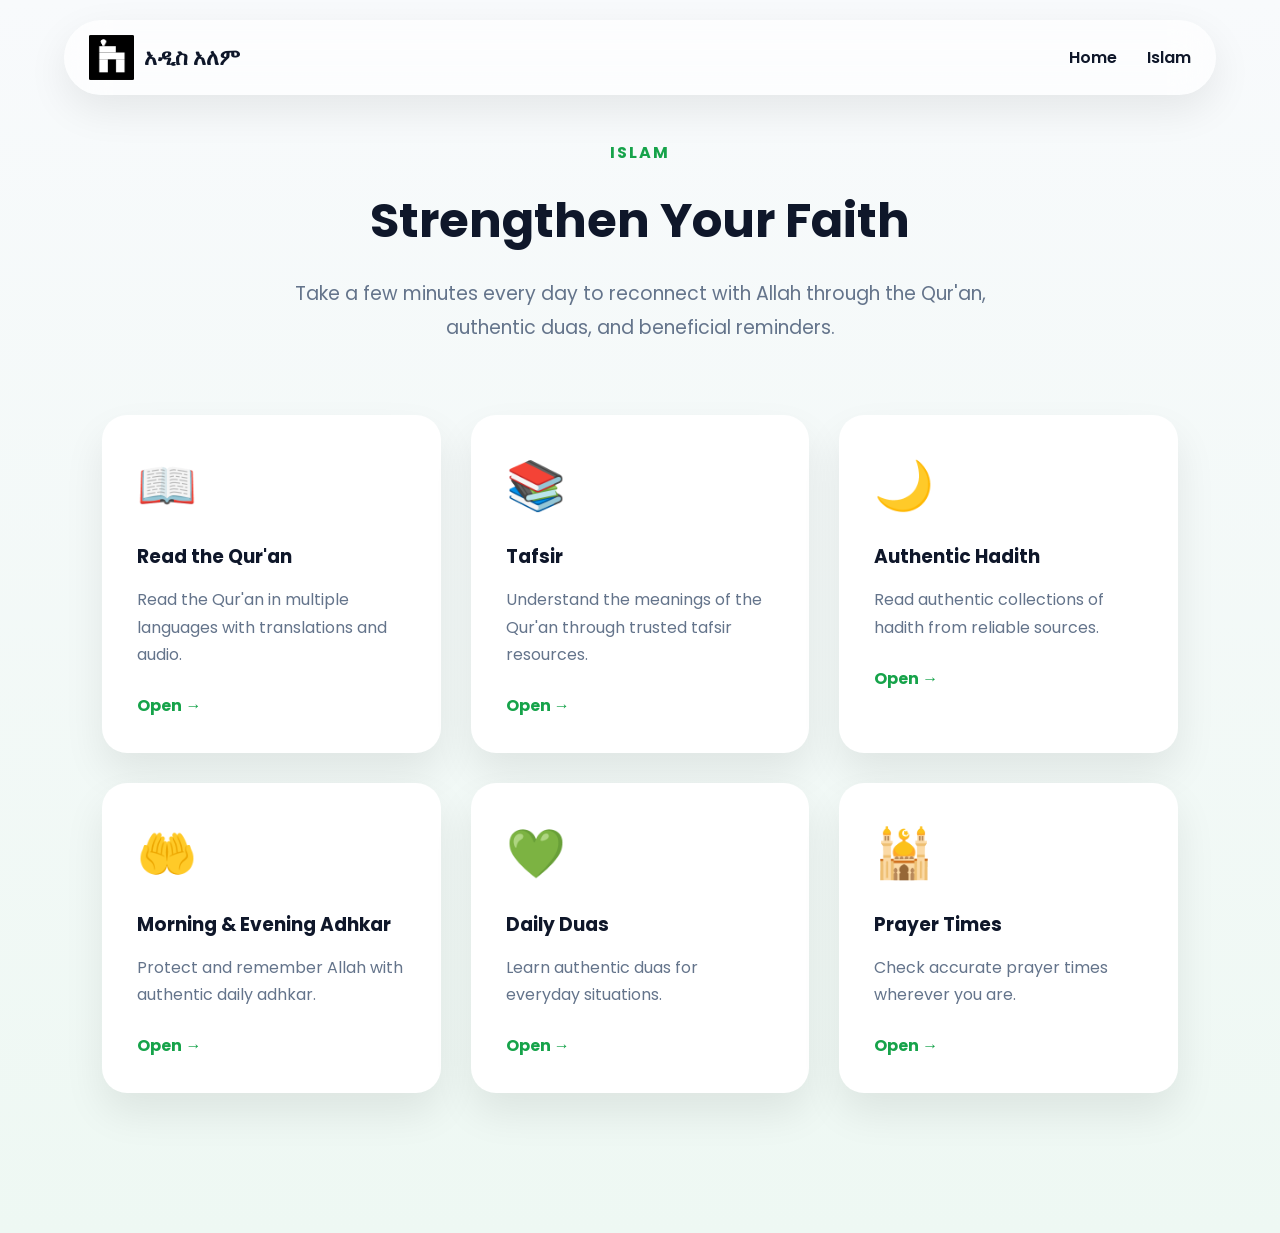
<file: islam.html>
<!DOCTYPE html>
<html lang="en">

<head>

<meta charset="UTF-8">
<meta name="viewport" content="width=device-width, initial-scale=1.0">

<title>Islamic Reminders | አዲስ አለም</title>

<link rel="stylesheet" href="css/style.css">

<link href="https://fonts.googleapis.com/css2?family=Poppins:wght@300;400;500;600;700;800&display=swap" rel="stylesheet">

</head>

<body>

<header>

<nav class="navbar">

<div class="logo">

<img src="images/logo.png">

<span>አዲስ አለም</span>

</div>

<ul class="nav-links">

<li><a href="index.html">Home</a></li>

<li><a href="islam.html" class="active">Islam</a></li>

</ul>

</nav>

</header>

<section class="islam-page">

<div class="section-title">

<span>ISLAM</span>

<h2>Strengthen Your Faith</h2>

<p>

Take a few minutes every day to reconnect with Allah through the Qur'an, authentic duas, and beneficial reminders.

</p>

</div>

<div class="islam-grid">

<a href="https://quran.com/" target="_blank" class="islam-card">

<div class="islam-icon">📖</div>

<h3>Read the Qur'an</h3>

<p>Read the Qur'an in multiple languages with translations and audio.</p>

<span>Open →</span>

</a>

<a href="https://quran.com/tafsirs" target="_blank" class="islam-card">

<div class="islam-icon">📚</div>

<h3>Tafsir</h3>

<p>Understand the meanings of the Qur'an through trusted tafsir resources.</p>

<span>Open →</span>

</a>

<a href="https://sunnah.com/" target="_blank" class="islam-card">

<div class="islam-icon">🌙</div>

<h3>Authentic Hadith</h3>

<p>Read authentic collections of hadith from reliable sources.</p>

<span>Open →</span>

</a>

<a href="https://lifewithallah.com/" target="_blank" class="islam-card">

<div class="islam-icon">🤲</div>

<h3>Morning & Evening Adhkar</h3>

<p>Protect and remember Allah with authentic daily adhkar.</p>

<span>Open →</span>

</a>

<a href="https://duas.com/" target="_blank" class="islam-card">

<div class="islam-icon">💚</div>

<h3>Daily Duas</h3>

<p>Learn authentic duas for everyday situations.</p>

<span>Open →</span>

</a>

<a href="https://aladhan.com/prayer-times" target="_blank" class="islam-card">

<div class="islam-icon">🕌</div>

<h3>Prayer Times</h3>

<p>Check accurate prayer times wherever you are.</p>

<span>Open →</span>

</a>

</div>

</section>

</body>

</html>
</file>
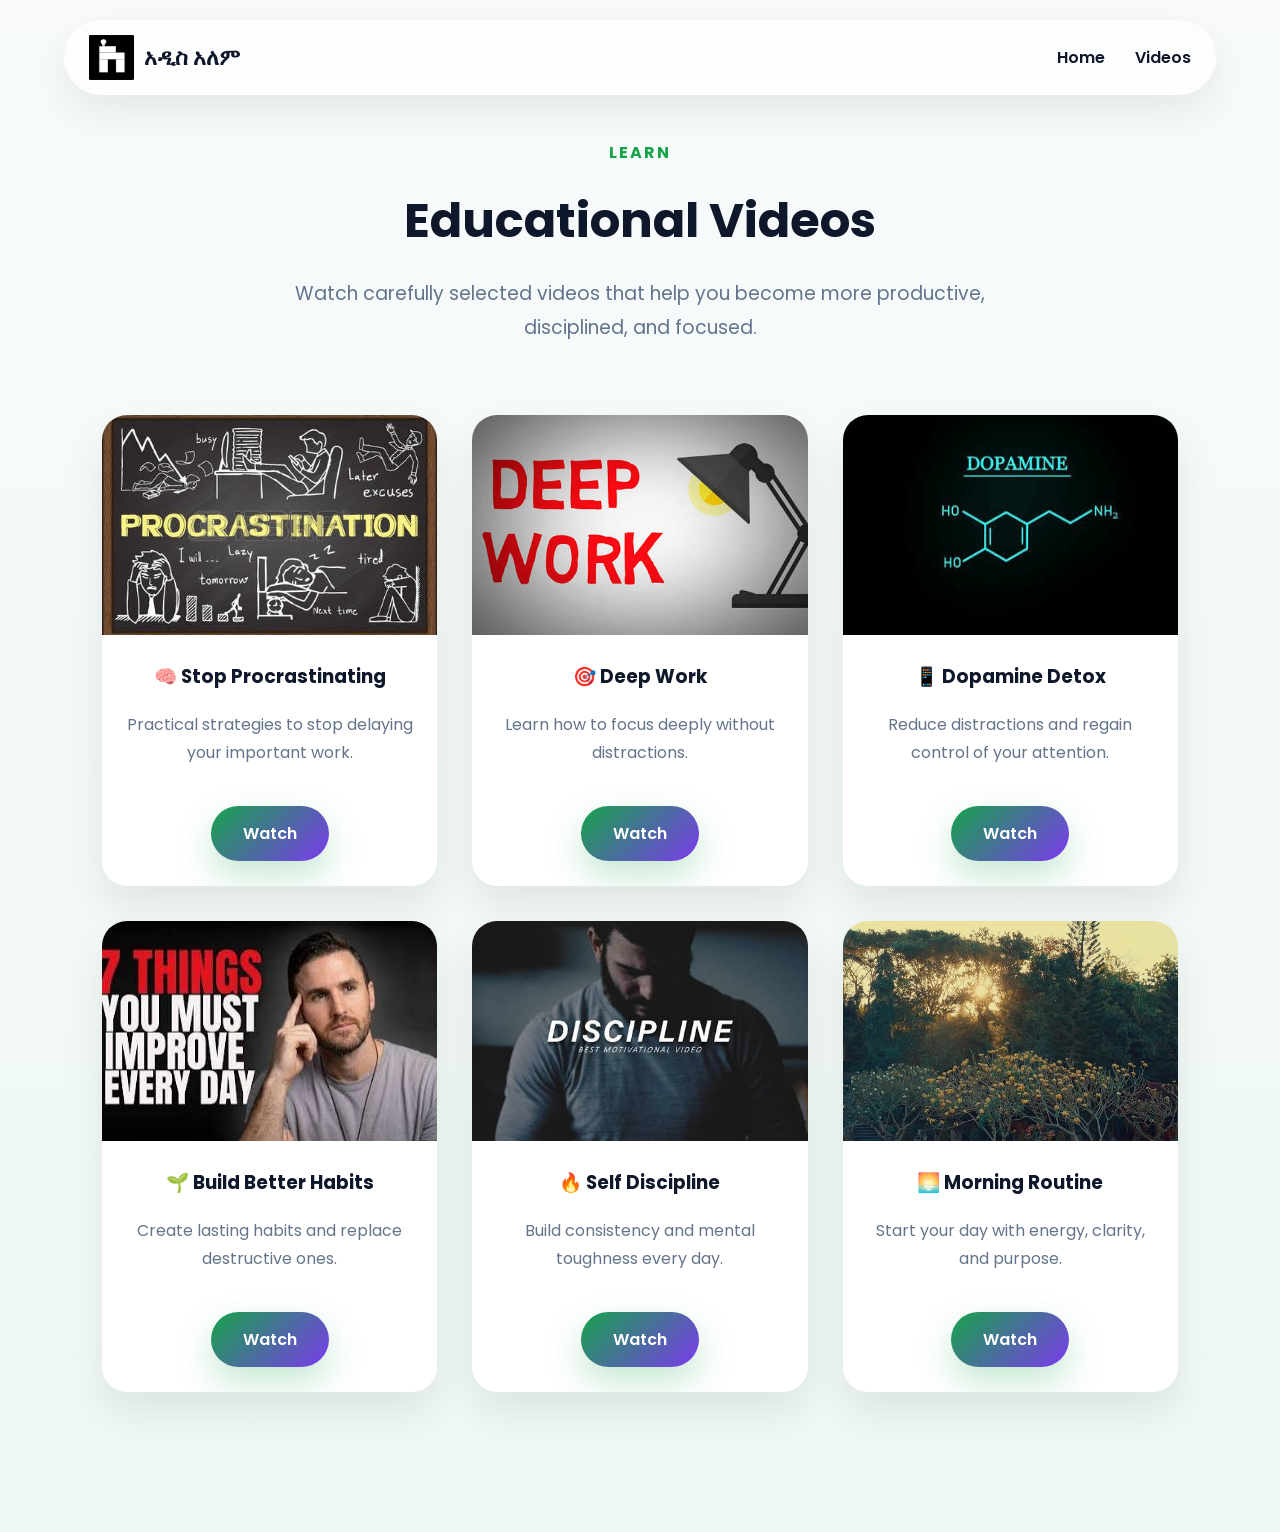
<file: videos.html>
<!DOCTYPE html>
<html lang="en">

<head>

<meta charset="UTF-8">
<meta name="viewport" content="width=device-width, initial-scale=1.0">

<title>Educational Videos | አዲስ አለም</title>

<link rel="stylesheet" href="css/style.css">

<link href="https://fonts.googleapis.com/css2?family=Poppins:wght@300;400;500;600;700;800&display=swap" rel="stylesheet">

</head>

<body>

<header>

<nav class="navbar">

<div class="logo">

<img src="images/logo.png">

<span>አዲስ አለም</span>

</div>

<ul class="nav-links">

<li><a href="index.html">Home</a></li>

<li><a href="videos.html" class="active">Videos</a></li>

</ul>

</nav>

</header>

<section class="videos-page">

<div class="section-title">

<span>LEARN</span>

<h2>Educational Videos</h2>

<p>

Watch carefully selected videos that help you become more productive, disciplined, and focused.

</p>

</div>

<div class="video-grid">

<div class="video-card">

<img src="images/videos/procrastination.jpg" alt="Stop Procrastinating">

<h3>🧠 Stop Procrastinating</h3>

<p>Practical strategies to stop delaying your important work.</p>

<a href="https://www.youtube.com/results?search_query=stop+procrastinating"
target="_blank"
class="btn">

Watch

</a>

</div>

<div class="video-card">

<img src="images/videos/deep-work.jpg" alt="Deep Work">

<h3>🎯 Deep Work</h3>

<p>Learn how to focus deeply without distractions.</p>

<a href="https://www.youtube.com/results?search_query=deep+work+cal+newport"
target="_blank"
class="btn">

Watch

</a>

</div>

<div class="video-card">

<img src="images/videos/dopamine.jpg" alt="Dopamine Detox">

<h3>📱 Dopamine Detox</h3>

<p>Reduce distractions and regain control of your attention.</p>

<a href="https://www.youtube.com/results?search_query=dopamine+detox"
target="_blank"
class="btn">

Watch

</a>

</div>

<div class="video-card">

<img src="images/videos/habits.jpg" alt="Habits">

<h3>🌱 Build Better Habits</h3>

<p>Create lasting habits and replace destructive ones.</p>

<a href="https://www.youtube.com/results?search_query=atomic+habits+summary"
target="_blank"
class="btn">

Watch

</a>

</div>

<div class="video-card">

<img src="images/videos/discipline.jpg" alt="Discipline">

<h3>🔥 Self Discipline</h3>

<p>Build consistency and mental toughness every day.</p>

<a href="https://www.youtube.com/results?search_query=self+discipline"
target="_blank"
class="btn">

Watch

</a>

</div>

<div class="video-card">

<img src="images/videos/morning.jpg" alt="Morning Routine">

<h3>🌅 Morning Routine</h3>

<p>Start your day with energy, clarity, and purpose.</p>

<a href="https://www.youtube.com/results?search_query=morning+routine+productivity"
target="_blank"
class="btn">

Watch

</a>

</div>

</div>

</section>

</body>

</html>
</file>
<file: css/style.css>
/*==============================
GOOGLE FONT
==============================*/
@import url('https://fonts.googleapis.com/css2?family=Poppins:wght@300;400;500;600;700;800&display=swap');

/*==============================
ROOT
==============================*/

:root{

--primary:#16a34a;
--secondary:#7c3aed;
--dark:#0f172a;
--light:#f8fafc;
--white:#ffffff;
--gray:#64748b;

--glass:rgba(255,255,255,.65);

--shadow:0 15px 40px rgba(0,0,0,.08);

--radius:18px;

}

/*==============================
RESET
==============================*/

*{

margin:0;
padding:0;
box-sizing:border-box;

}

html{

scroll-behavior:smooth;

}

body{

font-family:'Poppins',sans-serif;

background:linear-gradient(180deg,#f8fafc,#eef8f3);

color:var(--dark);

overflow-x:hidden;

}

/*==============================
NAVBAR
==============================*/

header{

position:fixed;

top:20px;

left:0;

width:100%;

display:flex;

justify-content:center;

z-index:1000;

}

.navbar{

width:90%;

max-width:1200px;

display:flex;

justify-content:space-between;

align-items:center;

padding:15px 25px;

background:var(--glass);

backdrop-filter:blur(20px);

border-radius:50px;

box-shadow:var(--shadow);

}

.logo{

display:flex;

align-items:center;

gap:10px;

font-size:22px;

font-weight:700;

}

.logo img{

width:45px;

height:45px;

}

.nav-links{

display:flex;

gap:30px;

list-style:none;

}

.nav-links a{

text-decoration:none;

color:var(--dark);

font-weight:600;

transition:.3s;

}

.nav-links a:hover{

color:var(--primary);

}

.btn{

display:inline-block;

padding:14px 28px;

border-radius:50px;

background:var(--primary);

color:white;

text-decoration:none;

font-weight:600;

transition:.3s;

cursor:pointer;

border:none;

}

.btn:hover{

transform:translateY(-4px);

background:#15803d;

}

.secondary{

background:var(--secondary);

}

.secondary:hover{

background:#6d28d9;

}

.emergency-btn{

background:#dc2626;

}

.emergency-btn:hover{

background:#b91c1c;

}

/*==============================
HERO
==============================*/

.hero{

min-height:100vh;

display:flex;

align-items:center;

justify-content:space-between;

padding:120px 8% 60px;

gap:60px;

}

.hero-text{

flex:1;

}

.hero-text h1{

font-size:60px;

line-height:1.2;

margin-bottom:25px;

}

.hero-text p{

font-size:19px;

line-height:1.8;

color:var(--gray);

margin-bottom:35px;

}

.hero-buttons{

display:flex;

gap:20px;

flex-wrap:wrap;

}

.hero-image{

flex:1;

text-align:center;

}

.hero-image img{

width:100%;

max-width:520px;

animation:float 4s ease-in-out infinite;

}

/*==============================
FEATURES
==============================*/

.features{

display:grid;

grid-template-columns:repeat(auto-fit,minmax(250px,1fr));

gap:30px;

padding:80px 8%;

}

.card{

background:rgba(255,255,255,.7);

backdrop-filter:blur(15px);

padding:35px;

border-radius:var(--radius);

text-align:center;

box-shadow:var(--shadow);

transition:.35s;

}

.card:hover{

transform:translateY(-10px);

}

.card i{

font-size:45px;

color:var(--primary);

margin-bottom:20px;

}

.card h3{

margin-bottom:15px;

}

/*==============================
ABOUT
==============================*/

.about{

display:flex;

align-items:center;

justify-content:center;

gap:60px;

padding:100px 8%;

flex-wrap:wrap;

}

.about img{

width:320px;

border-radius:25px;

box-shadow:var(--shadow);

}

.about-content{

max-width:600px;

}

.about-content h2{

font-size:40px;

margin-bottom:20px;

}

.about-content p{

line-height:1.9;

margin-bottom:18px;

color:var(--gray);

}

/*==============================
SECTIONS
==============================*/

.simple-section{

padding:90px 8%;

text-align:center;

}

.simple-section h2{

font-size:40px;

margin-bottom:30px;

}

.checklist{

display:grid;

gap:18px;

max-width:500px;

margin:auto;

text-align:left;

}

.checklist label{

padding:18px;

background:white;

border-radius:15px;

box-shadow:var(--shadow);

cursor:pointer;

transition:.3s;

}

.checklist label:hover{

transform:translateX(10px);

}

textarea{

width:100%;

max-width:700px;

height:220px;

padding:20px;

border:none;

border-radius:20px;

box-shadow:var(--shadow);

font-size:16px;

font-family:Poppins;

resize:none;

margin-bottom:25px;

}

/*==============================
EMERGENCY
==============================*/

.emergency{

padding:100px 8%;

background:#dc2626;

color:white;

text-align:center;

}

.emergency h2{

font-size:45px;

margin-bottom:20px;

}

.emergency p{

font-size:20px;

line-height:2;

max-width:700px;

margin:0 auto 30px;

}

/*==============================
RESOURCES
==============================*/

.simple-section ul{

list-style:none;

max-width:500px;

margin:auto;

}

.simple-section li{

background:white;

margin:15px 0;

padding:18px;

border-radius:15px;

box-shadow:var(--shadow);

}

/*==============================
FOOTER
==============================*/

footer{

padding:40px;

text-align:center;

background:#0f172a;

color:white;

}

footer p{

margin:10px 0;

}

/*==============================
ANIMATIONS
==============================*/

@keyframes float{

0%{

transform:translateY(0);

}

50%{

transform:translateY(-18px);

}

100%{

transform:translateY(0);

}

}

/*==============================
SCROLL ANIMATION
==============================*/

.card,
.about,
.simple-section,
.hero-image{

opacity:0;

transform:translateY(60px);

transition:1s;

}

.show{

opacity:1;

transform:translateY(0);

}

/*==============================
RESPONSIVE
==============================*/

@media(max-width:900px){

.hero{

flex-direction:column;

text-align:center;

}

.hero-text h1{

font-size:42px;

}

.nav-links{

display:none;

}

.about{

text-align:center;

}

}

@media(max-width:600px){

.hero-text h1{

font-size:34px;

}

.simple-section h2{

font-size:30px;

}

.btn{

width:100%;

}

.hero-buttons{

justify-content:center;

}

}
/*==============================
DARK MODE
==============================*/

.theme-btn{

position:fixed;

right:25px;

bottom:25px;

width:60px;

height:60px;

border:none;

border-radius:50%;

background:#16a34a;

color:white;

font-size:24px;

cursor:pointer;

box-shadow:0 15px 30px rgba(0,0,0,.2);

z-index:999;

transition:.3s;

}

.theme-btn:hover{

transform:scale(1.1);

}

body.dark{

background:#0f172a;

color:white;

}

body.dark .navbar,

body.dark .card,

body.dark .checklist label,

body.dark textarea,

body.dark .simple-section li{

background:#1e293b;

color:white;

}

body.dark .hero-text p,

body.dark .about-content p{

color:#cbd5e1;

}
/*==============================
ANIMATED BACKGROUND
==============================*/

.background{

position:fixed;

top:0;

left:0;

width:100%;

height:100%;

overflow:hidden;

z-index:-1;

}

.background span{

position:absolute;

display:block;

border-radius:50%;

animation:floatCircle 20s linear infinite;

opacity:.15;

}

.background span:nth-child(1){

width:350px;
height:350px;

background:#16a34a;

left:-120px;

top:10%;

animation-duration:28s;

}

.background span:nth-child(2){

width:220px;
height:220px;

background:#7c3aed;

right:-60px;

top:20%;

animation-duration:18s;

}

.background span:nth-child(3){

width:180px;
height:180px;

background:#22c55e;

left:40%;

bottom:-80px;

animation-duration:22s;

}

.background span:nth-child(4){

width:120px;
height:120px;

background:#9333ea;

right:30%;

bottom:15%;

animation-duration:16s;

}

.background span:nth-child(5){

width:260px;
height:260px;

background:#4ade80;

left:70%;

top:70%;

animation-duration:30s;

}

@keyframes floatCircle{

0%{

transform:translateY(0) rotate(0deg);

}

50%{

transform:translateY(-40px) rotate(180deg);

}

100%{

transform:translateY(0) rotate(360deg);

}

}
.hero-image img{

width:100%;

max-width:520px;

filter:drop-shadow(0 25px 50px rgba(22,163,74,.25));

animation:

float 4s ease-in-out infinite,

pulse 3s ease-in-out infinite;

}
@keyframes pulse{

0%{

transform:scale(1);

}

50%{

transform:scale(1.03);

}

100%{

transform:scale(1);

}

}
.btn{

display:inline-flex;

align-items:center;

justify-content:center;

padding:15px 32px;

border-radius:999px;

background:linear-gradient(135deg,#16a34a,#7c3aed);

color:white;

font-weight:600;

text-decoration:none;

transition:.35s;

border:none;

cursor:pointer;

box-shadow:0 15px 35px rgba(22,163,74,.25);

}

.btn:hover{

transform:translateY(-6px);

box-shadow:0 25px 50px rgba(22,163,74,.35);

}
.simple-section h2{

font-size:42px;

margin-bottom:20px;

position:relative;

display:inline-block;

}

.simple-section h2::after{

content:"";

position:absolute;

left:50%;

transform:translateX(-50%);

bottom:-12px;

width:80px;

height:4px;

background:linear-gradient(to right,#16a34a,#7c3aed);

border-radius:20px;

}
/*==============================
HERO TAG
==============================*/

/*==============================
HERO
==============================*/

.hero{

min-height:100vh;

display:flex;

align-items:center;

justify-content:center;

padding:140px 8% 80px;

}

.hero-content{

display:grid;

grid-template-columns:1fr 1fr;

align-items:center;

gap:70px;

max-width:1300px;

width:100%;

}

.hero-text h1{

font-size:68px;

font-weight:800;

line-height:1.1;

margin:25px 0;

}

.hero-text p{

font-size:20px;

line-height:1.9;

color:#64748b;

margin-bottom:35px;

max-width:600px;

}

.hero-badge{

display:inline-block;

padding:10px 22px;

border-radius:50px;

background:rgba(22,163,74,.12);

color:#16a34a;

font-weight:600;

}

.hero-buttons{

display:flex;

gap:20px;

flex-wrap:wrap;

}

.hero-image{

display:flex;

justify-content:center;

align-items:center;

position:relative;

}

.hero-image img{

width:100%;

max-width:560px;

animation:float 5s ease-in-out infinite;

filter:drop-shadow(0 30px 50px rgba(22,163,74,.25));

}

@media(max-width:900px){

.hero-content{

grid-template-columns:1fr;

text-align:center;

}

.hero-text p{

margin:auto auto 35px;

}

.hero-buttons{

justify-content:center;

}

.hero-text h1{

font-size:46px;

}

}
/*==============================
STATISTICS
==============================*/

.stats{

padding:70px 8%;

display:grid;

grid-template-columns:repeat(auto-fit,minmax(220px,1fr));

gap:25px;

}

.stat-box{

background:rgba(255,255,255,.75);

backdrop-filter:blur(15px);

padding:35px;

border-radius:20px;

text-align:center;

box-shadow:0 15px 35px rgba(0,0,0,.08);

transition:.35s;

}

.stat-box:hover{

transform:translateY(-10px);

}

.stat-box h2{

font-size:52px;

color:#16a34a;

margin-bottom:10px;

font-weight:800;

}

.stat-box p{

font-size:18px;

color:#64748b;

}
/*==============================
SCROLL PROGRESS
==============================*/

#progress-bar{

position:fixed;

top:0;

left:0;

height:5px;

width:0;

background:linear-gradient(to right,#16a34a,#7c3aed);

z-index:9999;

transition:.1s;

}
/*==============================
MOBILE MENU
==============================*/

.menu-toggle{

display:none;

flex-direction:column;

cursor:pointer;

gap:6px;

}

.menu-toggle span{

width:30px;

height:3px;

background:#16a34a;

border-radius:20px;

transition:.4s;

}

@media(max-width:900px){

.menu-toggle{

display:flex;

}

.nav-links{

position:fixed;

top:0;

right:-100%;

width:280px;

height:100vh;

background:rgba(255,255,255,.95);

backdrop-filter:blur(20px);

display:flex;

flex-direction:column;

justify-content:center;

align-items:center;

gap:30px;

transition:.4s;

box-shadow:-10px 0 40px rgba(0,0,0,.15);

}

.nav-links.active{

right:0;

}

.nav-links a{

font-size:20px;

}

body.dark .nav-links{

background:#1e293b;

}

}
/*==============================
CURSOR GLOW
==============================*/

.cursor-glow{

position:fixed;

width:220px;

height:220px;

border-radius:50%;

background:radial-gradient(circle,
rgba(22,163,74,.18),
rgba(124,58,237,.08),
transparent 70%);

pointer-events:none;

transform:translate(-50%,-50%);

z-index:-1;

transition:transform .08s linear;

}
/*==============================
DAILY QUOTE
==============================*/

.quote-section{

padding:40px 8% 80px;

}

.quote-box{

max-width:900px;

margin:auto;

padding:45px;

text-align:center;

background:rgba(255,255,255,.75);

backdrop-filter:blur(15px);

border-radius:25px;

box-shadow:0 20px 45px rgba(0,0,0,.08);

}

.quote-box h2{

margin-bottom:20px;

font-size:34px;

}

.quote-box p{

font-size:24px;

line-height:1.8;

font-style:italic;

color:#475569;

}

body.dark .quote-box{

background:#1e293b;

}

body.dark .quote-box p{

color:#e2e8f0;

}
.footer-logo{

width:80px;

margin-bottom:15px;

}

.footer-mission{

margin:20px 0;

font-size:18px;

font-style:italic;

color:#86efac;

}
/*==============================
WAVE DIVIDER
==============================*/

.wave-divider{

line-height:0;

margin-top:-2px;

}

.wave-divider svg{

display:block;

width:100%;

height:90px;

}
/*==============================
FLOATING ICONS
==============================*/

.floating-icons{

position:absolute;

top:0;

left:0;

width:100%;

height:100%;

pointer-events:none;

}

.floating-icons span{

position:absolute;

font-size:32px;

animation:floatIcon 8s infinite ease-in-out;

}

.floating-icons span:nth-child(1){

top:20%;

left:10%;

}

.floating-icons span:nth-child(2){

top:65%;

left:85%;

animation-delay:2s;

}

.floating-icons span:nth-child(3){

top:15%;

left:75%;

animation-delay:4s;

}

.floating-icons span:nth-child(4){

top:75%;

left:20%;

animation-delay:6s;

}

@keyframes floatIcon{

0%{

transform:translateY(0) rotate(0deg);

opacity:.3;

}

50%{

transform:translateY(-25px) rotate(10deg);

opacity:1;

}

100%{

transform:translateY(0);

opacity:.3;

}

}
/*==============================
MISSION
==============================*/

.mission{

padding:120px 8%;

}

.section-title{

text-align:center;

max-width:750px;

margin:auto;

margin-bottom:70px;

}

.section-title span{

color:#16a34a;

font-weight:700;

letter-spacing:2px;

}

.section-title h2{

font-size:48px;

margin:20px 0;

}

.section-title p{

font-size:19px;

line-height:1.8;

color:#64748b;

}

.mission-grid{

display:grid;

grid-template-columns:repeat(auto-fit,minmax(280px,1fr));

gap:35px;

}

.mission-card{

background:white;

padding:40px;

border-radius:25px;

text-align:center;

box-shadow:0 20px 40px rgba(0,0,0,.08);

transition:.35s;

}

.mission-card:hover{

transform:translateY(-12px);

}

.mission-card img{

width:120px;

margin-bottom:25px;

animation:float 5s infinite ease-in-out;

}

.mission-card h3{

margin-bottom:15px;

font-size:24px;

}

.mission-card p{

color:#64748b;

line-height:1.8;

}

body.dark .mission-card{

background:#1e293b;

}
/*==============================
TODAY'S SMALL WINS
==============================*/

.wins{

padding:120px 8%;

}

.wins-grid{

display:grid;

grid-template-columns:repeat(auto-fit,minmax(260px,1fr));

gap:30px;

}

.win-card{

position:relative;

background:white;

padding:35px;

border-radius:25px;

text-align:center;

box-shadow:0 20px 40px rgba(0,0,0,.08);

transition:.35s;

overflow:hidden;

}

.win-card:hover{

transform:translateY(-10px);

}

.win-card input{

position:absolute;

top:20px;

right:20px;

width:24px;

height:24px;

cursor:pointer;

accent-color:#16a34a;

}

.win-card img{

width:110px;

margin-bottom:20px;

animation:float 5s ease-in-out infinite;

}

.win-card h3{

margin-bottom:12px;

font-size:24px;

}

.win-card p{

line-height:1.8;

color:#64748b;

}

body.dark .win-card{

background:#1e293b;

}

body.dark .win-card p{

color:#cbd5e1;

}
/*==============================
REFLECTION
==============================*/

.reflection{

padding:120px 8%;

display:grid;

grid-template-columns:1fr 1fr;

gap:70px;

align-items:center;

}

.reflection-left{

text-align:center;

}

.reflection-left img{

width:100%;

max-width:500px;

animation:float 5s infinite ease-in-out;

}

.reflection-right h2{

font-size:48px;

margin:20px 0;

}

.reflection-right p{

color:#64748b;

line-height:1.9;

margin-bottom:25px;

}

.section-badge{

display:inline-block;

padding:10px 18px;

border-radius:50px;

background:rgba(22,163,74,.12);

color:#16a34a;

font-weight:600;

}

#journalText{

width:100%;

height:220px;

padding:20px;

border:none;

border-radius:20px;

background:white;

box-shadow:0 15px 40px rgba(0,0,0,.08);

font-size:16px;

font-family:Poppins;

margin-bottom:20px;

resize:none;

}

#journalStatus{

margin-top:20px;

font-weight:600;

color:#16a34a;

}

body.dark #journalText{

background:#1e293b;

color:white;

}

@media(max-width:900px){

.reflection{

grid-template-columns:1fr;

text-align:center;

}

}
/*==============================
NEED HELP
==============================*/

.help-section{

padding:120px 8%;

display:grid;

grid-template-columns:1fr 1fr;

gap:70px;

align-items:center;

}

.help-image{

text-align:center;

}

.help-image img{

width:100%;

max-width:500px;

animation:float 5s infinite ease-in-out;

}

.help-content h2{

font-size:48px;

margin:20px 0;

}

.help-content p{

line-height:1.8;

color:#64748b;

}

.help-steps{

margin:35px 0;

display:flex;

flex-direction:column;

gap:18px;

}

.help-item{

display:flex;

align-items:center;

gap:18px;

padding:18px 22px;

background:white;

border-radius:18px;

box-shadow:0 12px 30px rgba(0,0,0,.08);

transition:.3s;

}

.help-item:hover{

transform:translateX(10px);

}

.help-item span{

font-size:28px;

}

#motivationText{

margin-top:25px;

font-size:18px;

font-weight:600;

color:#16a34a;

}

body.dark .help-item{

background:#1e293b;

}

body.dark .help-content p{

color:#cbd5e1;

}

@media(max-width:900px){

.help-section{

grid-template-columns:1fr;

text-align:center;

}

}
/*==============================
KEEP LEARNING
==============================*/

.learning{

padding:120px 8%;

}

.learning-grid{

display:grid;

grid-template-columns:repeat(auto-fit,minmax(320px,1fr));

gap:35px;

margin-top:60px;

}

.learning-card{

background:white;

border-radius:25px;

padding:35px;

text-align:center;

box-shadow:0 15px 40px rgba(0,0,0,.08);

transition:.35s;

}

.learning-card:hover{

transform:translateY(-12px);

}

.learning-card img{

width:120px;

margin-bottom:25px;

animation:float 5s infinite ease-in-out;

}

.learning-card h3{

margin-bottom:15px;

font-size:26px;

}

.learning-card p{

color:#64748b;

line-height:1.8;

margin-bottom:25px;

}

.small-btn{

padding:12px 26px;

}

body.dark .learning-card{

background:#1e293b;

}

body.dark .learning-card p{

color:#cbd5e1;

}
/*==============================
PROGRESS BAR
==============================*/

.progress-container{

max-width:700px;

margin:40px auto;

text-align:center;

}

.progress-bar{

height:20px;

background:#e2e8f0;

border-radius:50px;

overflow:hidden;

margin-bottom:20px;

}

#progressFill{

height:100%;

width:0%;

background:linear-gradient(90deg,#16a34a,#7c3aed);

transition:.5s;

border-radius:50px;

}

#progressText{

font-size:20px;

font-weight:600;

}
/*==============================
DASHBOARD
==============================*/

.dashboard{

padding:100px 8%;

}

.dashboard-header{

text-align:center;

margin-bottom:60px;

}

.dashboard-grid{

display:grid;

grid-template-columns:repeat(auto-fit,minmax(260px,1fr));

gap:30px;

}

.dashboard-card{

background:white;

padding:35px;

border-radius:25px;

text-align:center;

box-shadow:0 15px 40px rgba(0,0,0,.08);

transition:.35s;

}

.dashboard-card:hover{

transform:translateY(-10px);

}

.dashboard-card h1{

font-size:60px;

margin:20px 0;

color:#16a34a;

}

.dashboard-card p{

color:#64748b;

line-height:1.7;

}

body.dark .dashboard-card{

background:#1e293b;

}

body.dark .dashboard-card p{

color:#cbd5e1;

}
/*==============================
JOURNAL PAGE
==============================*/

.journal-page{

padding:140px 8%;

display:flex;

justify-content:center;

}

.journal-card{

background:white;

padding:50px;

border-radius:25px;

box-shadow:0 20px 45px rgba(0,0,0,.08);

max-width:850px;

width:100%;

}

.journal-card h1{

text-align:center;

margin-bottom:10px;

}

#todayDate{

text-align:center;

color:#64748b;

margin-bottom:35px;

}

.journal-card label{

display:block;

margin:25px 0 10px;

font-weight:600;

}

.journal-card textarea{

width:100%;

height:140px;

}

.moods{

display:flex;

justify-content:center;

gap:15px;

margin:25px 0;

}

.mood{

width:60px;

height:60px;

font-size:28px;

border:none;

border-radius:50%;

background:#f1f5f9;

cursor:pointer;

transition:.3s;

}

.mood:hover{

transform:scale(1.1);

}

.selected{

background:#16a34a;

color:white;

}

#savedMessage{

margin-top:20px;

text-align:center;

font-weight:600;

color:#16a34a;

}

body.dark .journal-card{

background:#1e293b;

}
/*==============================
EMERGENCY BUTTON
==============================*/

.help-button{

position:fixed;

right:25px;

bottom:25px;

padding:16px 24px;

border:none;

border-radius:50px;

background:#16a34a;

color:white;

font-size:17px;

font-weight:600;

cursor:pointer;

box-shadow:0 15px 35px rgba(0,0,0,.25);

z-index:999;

transition:.3s;

}

.help-button:hover{

transform:scale(1.08);

}

/*==============================
MODAL
==============================*/

.help-modal{

position:fixed;

top:0;

left:0;

width:100%;

height:100%;

display:none;

justify-content:center;

align-items:center;

background:rgba(0,0,0,.6);

backdrop-filter:blur(6px);

z-index:1000;

}

.help-box{

background:white;

width:90%;

max-width:650px;

padding:45px;

border-radius:30px;

text-align:center;

position:relative;

animation:popup .4s ease;

}

.close-help{

position:absolute;

right:20px;

top:20px;

font-size:35px;

background:none;

border:none;

cursor:pointer;

}

.help-box h2{

font-size:40px;

margin-bottom:20px;

}

.help-box p{

line-height:1.8;

margin-bottom:20px;

}

.help-actions{

display:grid;

gap:15px;

margin:30px 0;

}

.help-actions div{

padding:15px;

background:#f8fafc;

border-radius:15px;

}

#countdown{

font-size:70px;

color:#16a34a;

margin:25px 0;

}

@keyframes popup{

from{

transform:scale(.8);

opacity:0;

}

to{

transform:scale(1);

opacity:1;

}

}

body.dark .help-box{

background:#1e293b;

}

body.dark .help-actions div{

background:#334155;

}
/*======================================
            RESOURCES
=======================================*/

.resources{

padding:100px 8%;

}

.resource-grid{

display:grid;

grid-template-columns:repeat(auto-fit,minmax(320px,1fr));

gap:30px;

margin-top:60px;

}

.resource-card{

background:#fff;

padding:40px 30px;

border-radius:25px;

text-align:center;

box-shadow:0 20px 40px rgba(0,0,0,.08);

transition:.35s;

}

.resource-card:hover{

transform:translateY(-10px);

}

.resource-icon{

font-size:55px;

margin-bottom:25px;

}

.resource-card h3{

font-size:28px;

margin-bottom:15px;

}

.resource-card p{

color:#64748b;

line-height:1.8;

margin-bottom:30px;

}

.resource-btn{

display:inline-block;

padding:14px 28px;

border:2px solid #16a34a;

border-radius:50px;

text-decoration:none;

font-weight:600;

color:#16a34a;

transition:.3s;

}

.resource-btn:hover{

background:#16a34a;

color:white;

}
/*=========================
        BOOKS
==========================*/

.books-page{

padding:140px 8%;

}

.book-grid{

display:grid;

grid-template-columns:repeat(auto-fit,minmax(260px,1fr));

gap:35px;

margin-top:60px;

}

.book-card{

background:white;

border-radius:25px;

overflow:hidden;

text-align:center;

box-shadow:0 20px 40px rgba(0,0,0,.08);

transition:.35s;

}

.book-card:hover{

transform:translateY(-10px);

}

.book-card img{

width:100%;

height:360px;

object-fit:cover;

}

.book-card h3{

margin:20px 15px 10px;

}

.book-card p{

padding:0 20px;

color:#64748b;

line-height:1.7;

min-height:70px;

}

.book-card .btn{

margin:25px;

display:inline-block;

}
/*=========================
        VIDEOS
==========================*/

.videos-page{

padding:140px 8%;

}

.video-grid{

display:grid;

grid-template-columns:repeat(auto-fit,minmax(300px,1fr));

gap:35px;

margin-top:60px;

}

.video-card{

background:#fff;

border-radius:25px;

overflow:hidden;

text-align:center;

box-shadow:0 20px 40px rgba(0,0,0,.08);

transition:.35s;

}

.video-card:hover{

transform:translateY(-10px);

}

.video-card img{

width:100%;

height:220px;

object-fit:cover;

}

.video-card h3{

margin:20px;

}

.video-card p{

padding:0 20px;

line-height:1.7;

color:#64748b;

min-height:70px;

}

.video-card .btn{

margin:25px;

display:inline-block;

}
/*=========================
        ISLAM
==========================*/

.islam-page{

padding:140px 8%;

}

.islam-grid{

display:grid;

grid-template-columns:repeat(auto-fit,minmax(280px,1fr));

gap:30px;

margin-top:60px;

}

.islam-card{

background:white;

padding:35px;

border-radius:25px;

text-decoration:none;

color:inherit;

box-shadow:0 20px 40px rgba(0,0,0,.08);

transition:.35s;

display:block;

}

.islam-card:hover{

transform:translateY(-10px);

}

.islam-icon{

font-size:48px;

margin-bottom:20px;

}

.islam-card h3{

margin-bottom:15px;

}

.islam-card p{

line-height:1.7;

color:#64748b;

margin-bottom:25px;

}

.islam-card span{

color:#16a34a;

font-weight:700;

}
.resource-subtitle{

margin-bottom:30px;

color:#64748b;

}

.resource-item{

margin-bottom:20px;

background:white;

border-radius:18px;

overflow:hidden;

box-shadow:0 10px 25px rgba(0,0,0,.08);

}

.resource-toggle{

width:100%;

padding:20px;

font-size:18px;

font-weight:600;

background:white;

border:none;

cursor:pointer;

text-align:left;

transition:.3s;

}

.resource-toggle:hover{

background:#f3f4f6;

}

.resource-content{

display:none;

padding:20px;

background:#fafafa;

}

.resource-content a{

display:block;

padding:10px 0;

text-decoration:none;

color:#16a34a;

font-weight:600;

}

.resource-content p{

padding:8px 0;

color:#475569;

}
/*================ CONTACT ================*/

.contact-info{

max-width:600px;

margin:40px auto;

display:flex;

flex-direction:column;

gap:20px;

}

.contact-item{

background:#ffffff;

padding:20px;

border-radius:18px;

box-shadow:0 10px 25px rgba(0,0,0,.08);

}

.contact-item strong{

display:block;

margin-bottom:8px;

font-size:18px;

}

.contact-item a{

text-decoration:none;

color:#16a34a;

font-weight:600;

}

.contact-buttons{

display:flex;

justify-content:center;

gap:20px;

margin-top:30px;

flex-wrap:wrap;

}

.secondary-btn{

background:#7c3aed;

color:white;

}

.secondary-btn:hover{

opacity:.9;

}
/*================ CALENDAR ================*/

.calendar-container{

margin-top:40px;

border-radius:20px;

overflow:hidden;

box-shadow:0 15px 40px rgba(0,0,0,.08);

}

.calendar-container iframe{

width:100%;

height:650px;

border:none;

}
/*================ RESEARCH ================*/

.research-grid{

display:grid;

grid-template-columns:repeat(auto-fit,minmax(280px,1fr));

gap:30px;

margin-top:50px;

}

.research-card{

background:#fff;

border-radius:20px;

overflow:hidden;

box-shadow:0 15px 35px rgba(0,0,0,.08);

transition:.3s;

}

.research-card:hover{

transform:translateY(-8px);

}

.research-card img{

width:100%;

height:220px;

object-fit:cover;

}

.research-card h3{

padding:20px 20px 10px;

}

.research-card p{

padding:0 20px 25px;

line-height:1.7;

color:#64748b;

}
</file>
